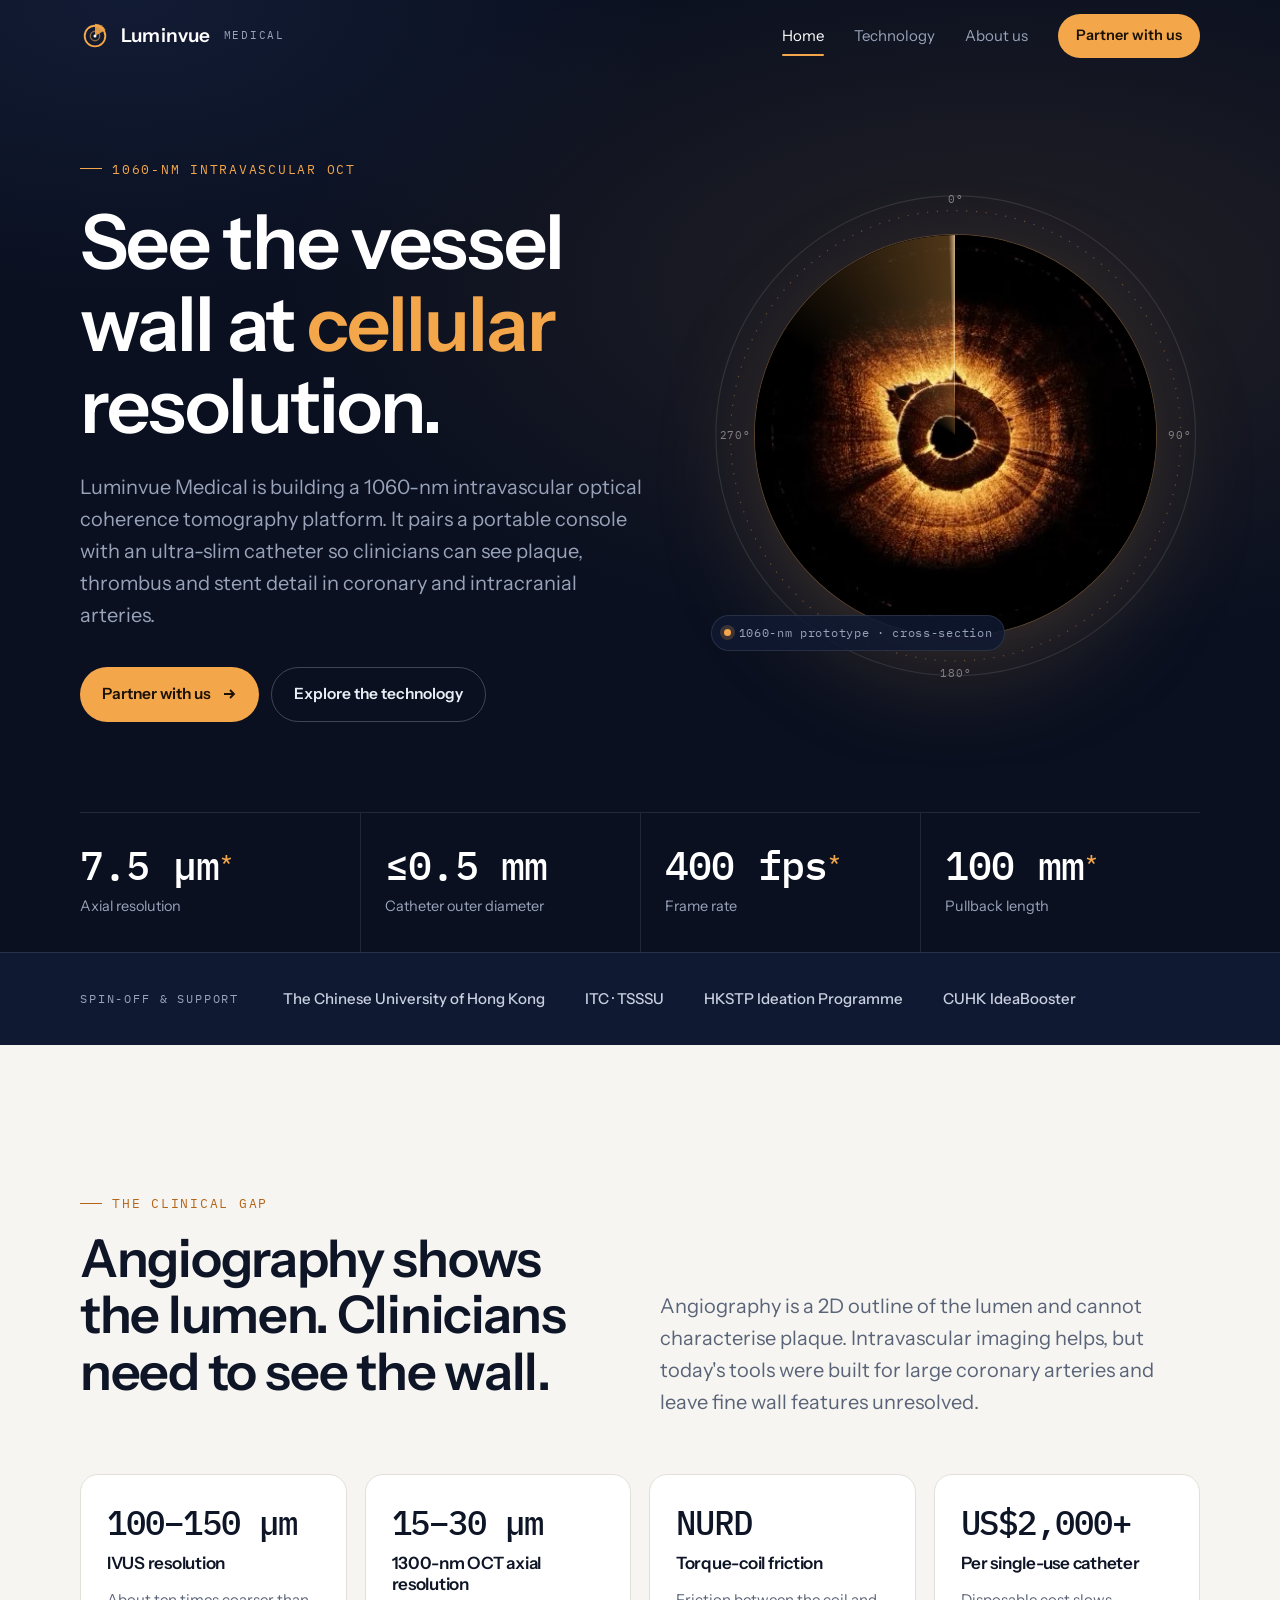
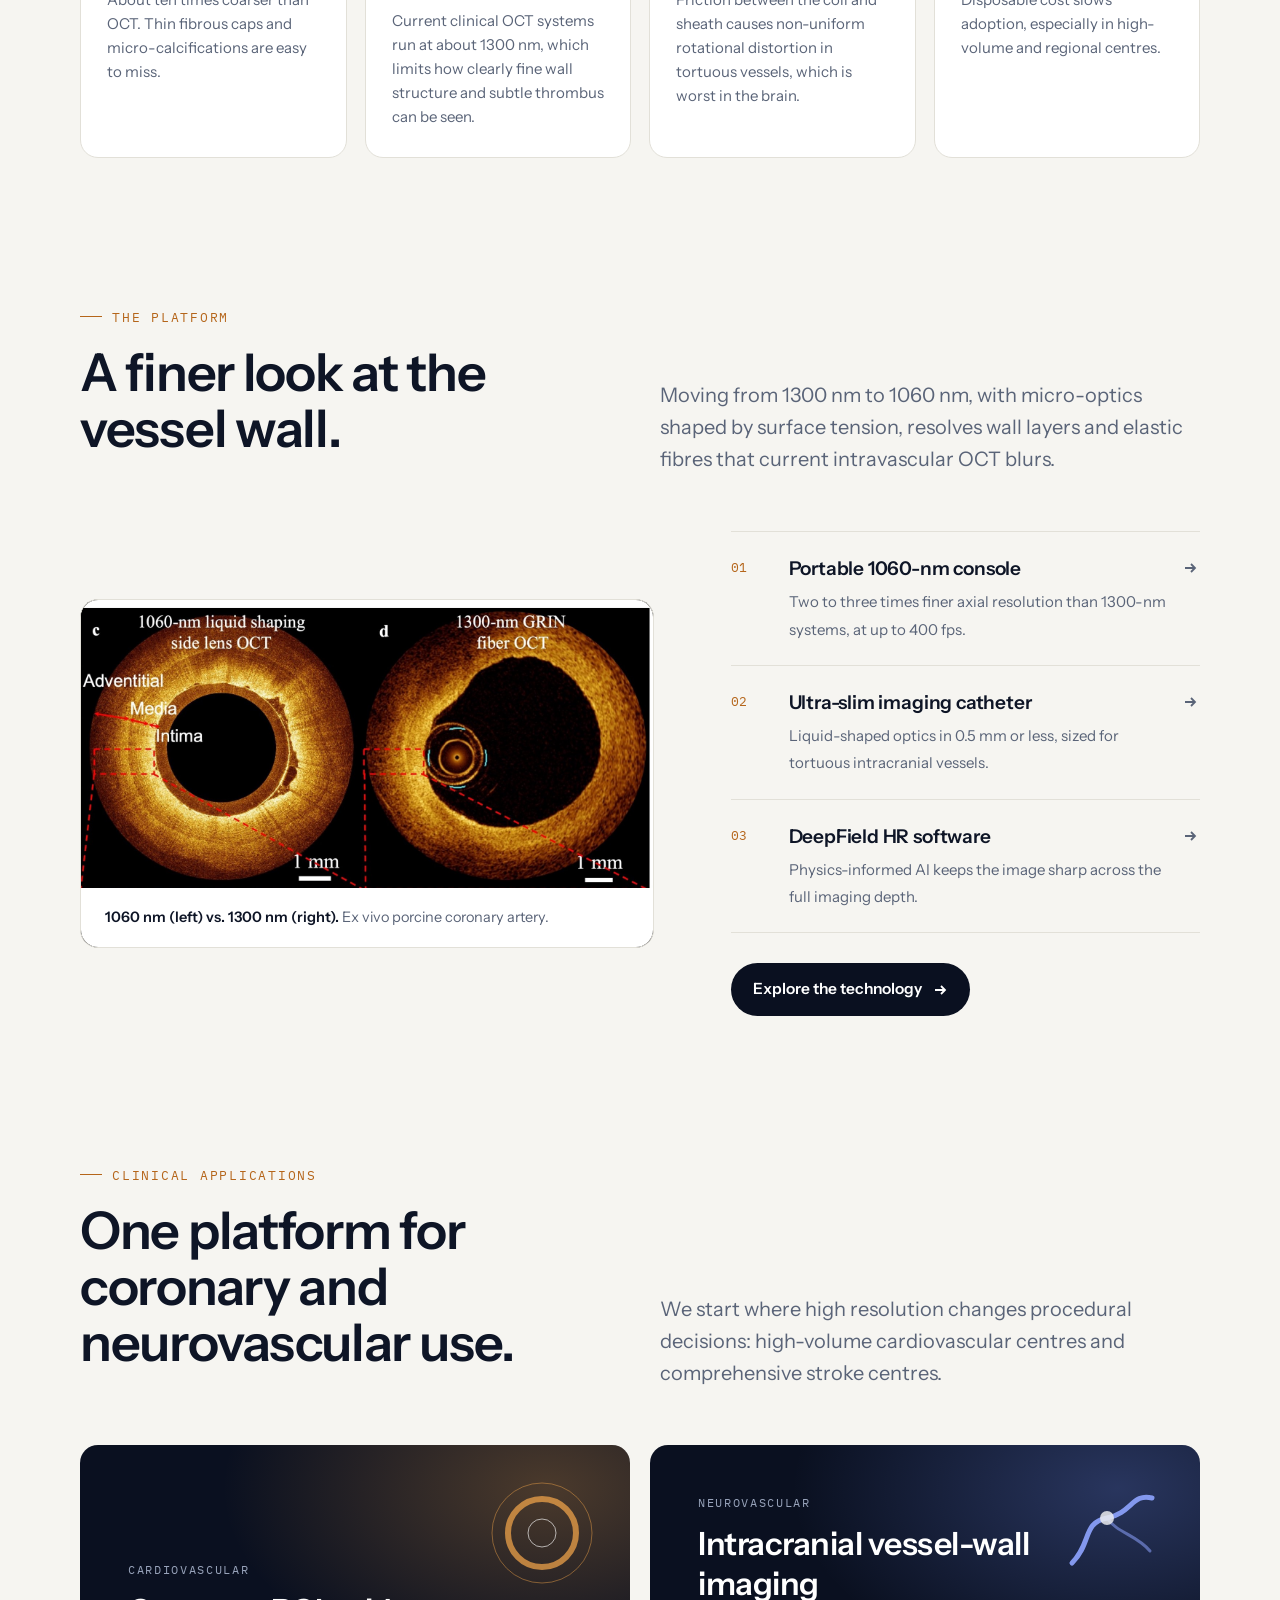
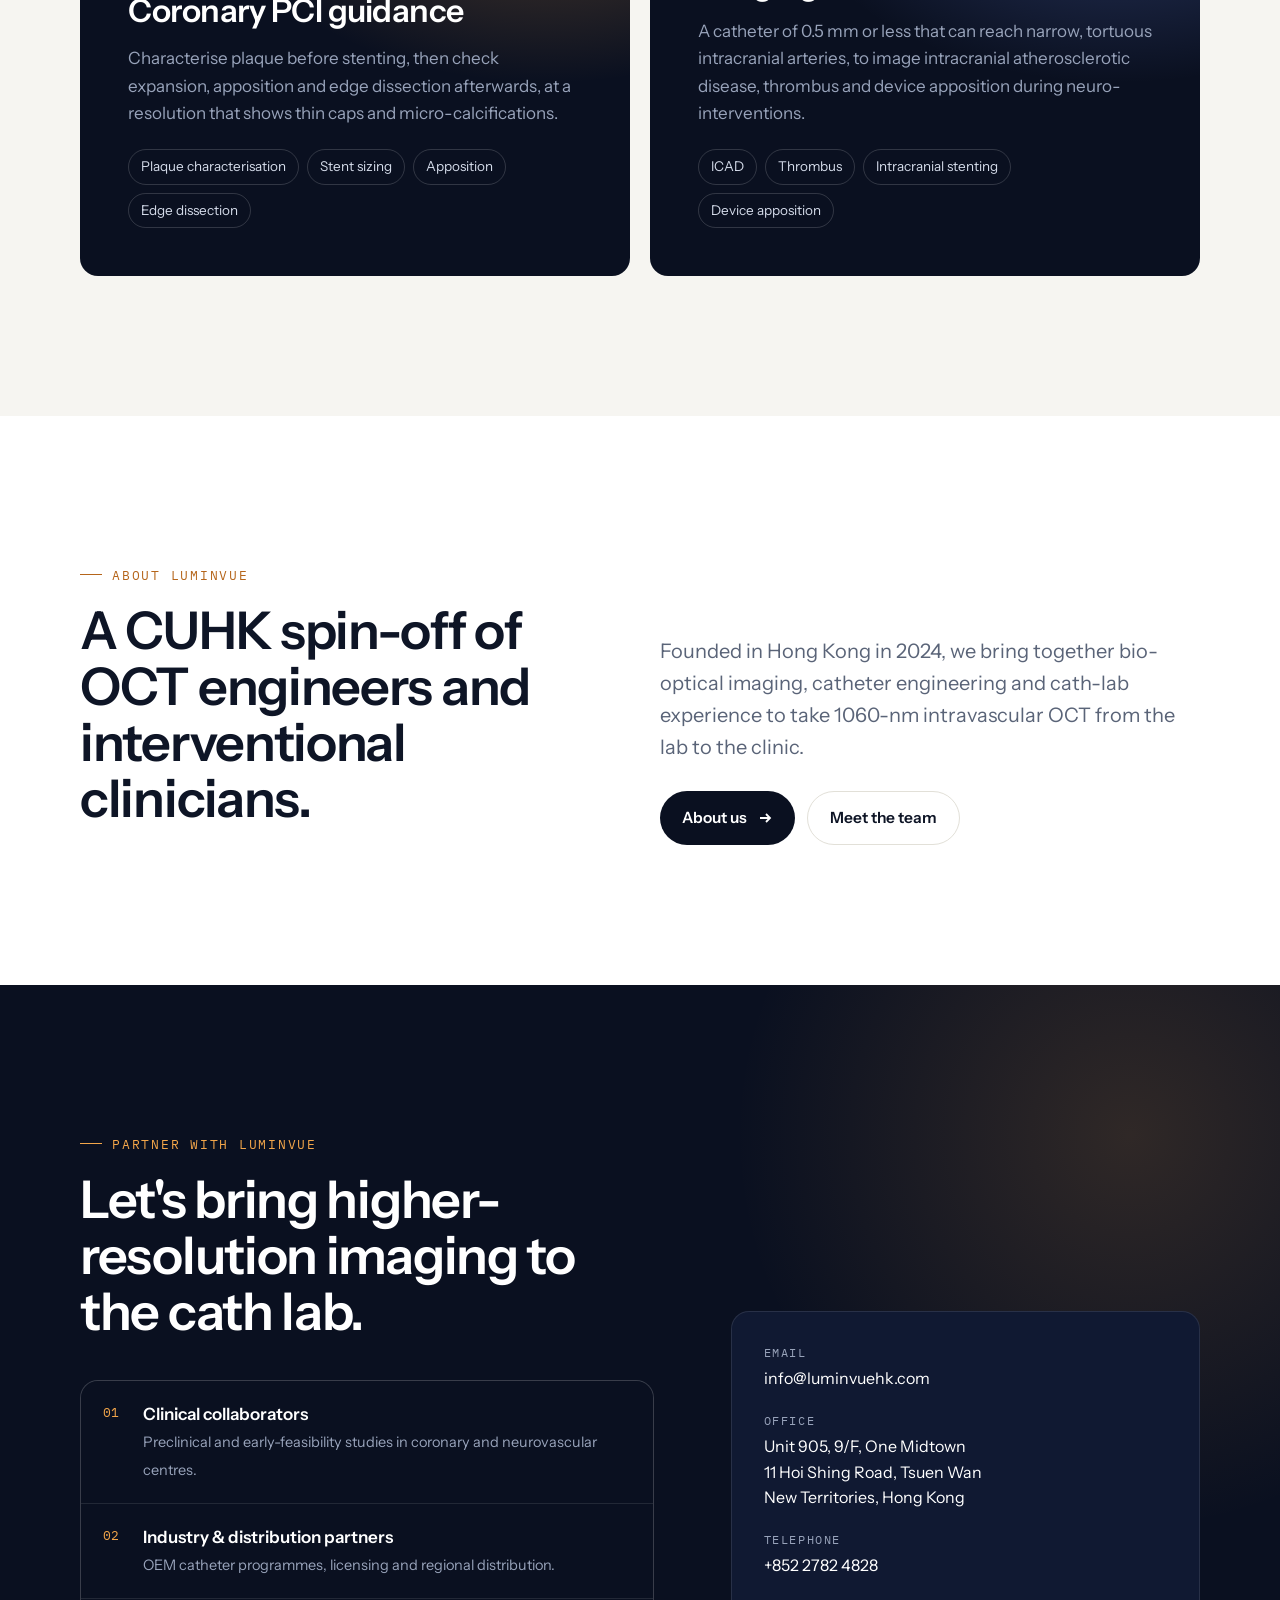
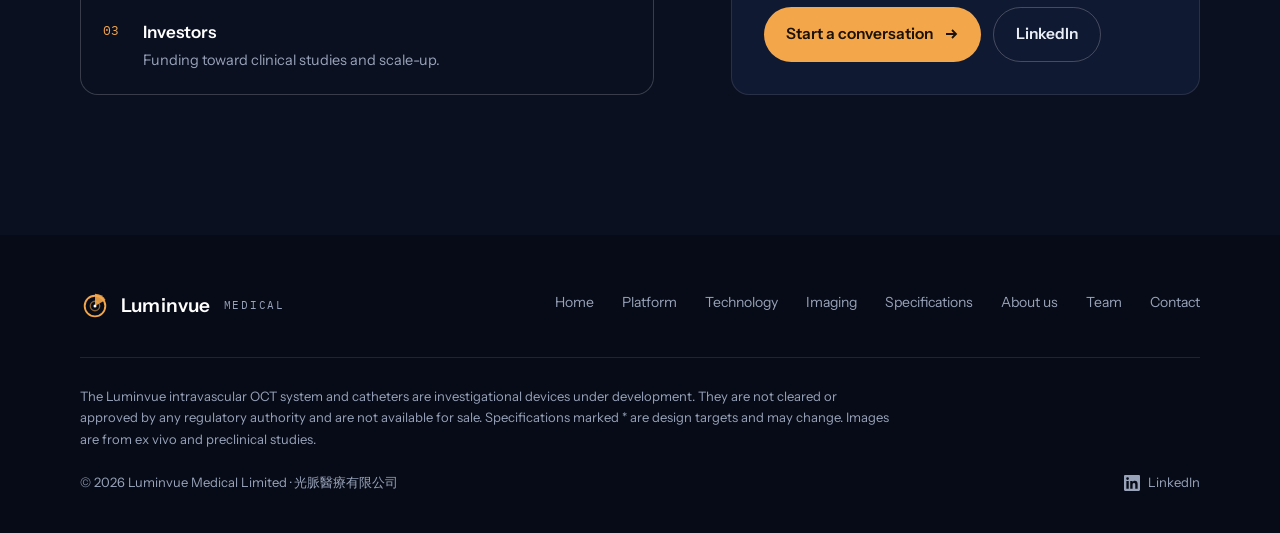
<file: index.html>
<!doctype html>
<html lang="en">
<head>
<meta charset="utf-8">
<meta name="viewport" content="width=device-width, initial-scale=1">
<title>Luminvue Medical | 1060-nm Intravascular OCT</title>
<meta name="description" content="Luminvue Medical is a CUHK spin-off developing a 1060-nm intravascular OCT platform, with a portable console and an ultra-slim catheter of 0.5 mm or less, for high-resolution coronary and neurovascular imaging.">
<link rel="canonical" href="https://www.luminvuehk.com/">
<meta property="og:type" content="website">
<meta property="og:title" content="Luminvue Medical | 1060-nm Intravascular OCT">
<meta property="og:description" content="High-resolution intravascular imaging for the heart and the brain. A CUHK spin-off from Hong Kong.">
<meta property="og:url" content="https://www.luminvuehk.com/">
<meta property="og:image" content="https://www.luminvuehk.com/assets/img/oct-1060-vs-1300.jpg">
<meta name="theme-color" content="#0A1020">
<link rel="icon" href="assets/favicon.svg" type="image/svg+xml">
<link rel="preconnect" href="https://fonts.googleapis.com">
<link rel="preconnect" href="https://fonts.gstatic.com" crossorigin>
<link href="https://fonts.googleapis.com/css2?family=Instrument+Sans:wght@400;500;600;700&family=IBM+Plex+Mono:wght@400;500&display=swap" rel="stylesheet">
<link rel="stylesheet" href="assets/css/site.css">
<script type="application/ld+json">
{
  "@context": "https://schema.org",
  "@type": "Organization",
  "name": "Luminvue Medical Limited",
  "alternateName": "光脈醫療有限公司",
  "url": "https://www.luminvuehk.com/",
  "logo": "https://www.luminvuehk.com/assets/favicon.svg",
  "foundingDate": "2024-12-31",
  "address": {
    "@type": "PostalAddress",
    "streetAddress": "Unit 905, 9/F, One Midtown, 11 Hoi Shing Road",
    "addressLocality": "Tsuen Wan, N.T.",
    "addressCountry": "HK"
  }
}
</script>
</head>
<body>

<header class="nav" id="nav">
  <div class="wrap">
    <a href="./" class="logo" aria-label="Luminvue Medical home">
      <svg viewBox="0 0 64 64" aria-hidden="true"><circle cx="32" cy="32" r="22" fill="none" stroke="#F3A64A" stroke-width="4"/><circle cx="32" cy="32" r="10" fill="none" stroke="#F3A64A" stroke-opacity=".55" stroke-width="3"/><path d="M32 32 L32 6 A26 26 0 0 1 54.5 19 Z" fill="#F3A64A" fill-opacity=".9"/><circle cx="32" cy="32" r="3.2" fill="#fff"/></svg>
      Luminvue <small>Medical</small>
    </a>
    <button class="menu-btn" id="menuBtn" aria-label="Open menu" aria-expanded="false" aria-controls="navLinks">
      <svg viewBox="0 0 24 24" fill="none" stroke="currentColor" stroke-width="1.8" stroke-linecap="round"><path d="M4 7h16M4 12h16M4 17h16"/></svg>
    </button>
    <nav class="nav-links" id="navLinks" aria-label="Main">
      <a href="./" aria-current="page">Home</a>
      <a href="technology.html">Technology</a>
      <a href="about.html">About us</a>
      <a href="#contact" class="btn btn-primary">Partner with us</a>
    </nav>
  </div>
</header>

<main id="top">

<!-- HERO -->
<section class="hero dark">
  <div class="wrap">
    <div class="hero-grid">
      <div>
        <span class="eyebrow">1060-nm intravascular OCT</span>
        <h1>See the vessel wall at <em>cellular</em> resolution.</h1>
        <p class="lead">Luminvue Medical is building a 1060-nm intravascular optical coherence tomography platform. It pairs a portable console with an ultra-slim catheter so clinicians can see plaque, thrombus and stent detail in coronary and intracranial arteries.</p>
        <div class="cta-row">
          <a href="#contact" class="btn btn-primary">Partner with us
            <svg viewBox="0 0 16 16" fill="none" stroke="currentColor" stroke-width="1.8"><path d="M3 8h10M9 4l4 4-4 4"/></svg></a>
          <a href="technology.html" class="btn btn-ghost">Explore the technology</a>
        </div>
      </div>
      <div class="scope" aria-hidden="true">
        <svg class="ring" viewBox="0 0 400 400">
          <circle cx="200" cy="200" r="196" fill="none" stroke="rgba(255,255,255,.10)"/>
          <circle cx="200" cy="200" r="184" fill="none" stroke="rgba(243,166,74,.35)" stroke-dasharray="1 7.03"/>
          <g fill="rgba(255,255,255,.45)" font-family="IBM Plex Mono, monospace" font-size="9" letter-spacing=".08em">
            <text x="200" y="10" text-anchor="middle">0°</text>
            <text x="393" y="203" text-anchor="end">90°</text>
            <text x="200" y="397" text-anchor="middle">180°</text>
            <text x="7" y="203">270°</text>
          </g>
        </svg>
        <div class="frame"><img src="assets/img/oct-frame.jpg" alt="" width="480" height="480"><div class="sweep"></div></div>
        <div class="tag"><i></i>1060-nm prototype · cross-section</div>
      </div>
    </div>
    <div class="kpis">
      <div class="kpi"><b>7.5 µm<sup>*</sup></b><span>Axial resolution</span></div>
      <div class="kpi"><b>≤0.5 mm</b><span>Catheter outer diameter</span></div>
      <div class="kpi"><b>400 fps<sup>*</sup></b><span>Frame rate</span></div>
      <div class="kpi"><b>100 mm<sup>*</sup></b><span>Pullback length</span></div>
    </div>
  </div>
</section>

<div class="backers dark">
  <div class="wrap">
    <p>Spin-off &amp; support</p>
    <ul>
      <li>The Chinese University of Hong Kong</li>
      <li>ITC · TSSSU</li>
      <li>HKSTP Ideation Programme</li>
      <li>CUHK IdeaBooster</li>
    </ul>
  </div>
</div>

<!-- PROBLEM -->
<section id="problem">
  <div class="wrap">
    <div class="section-head reveal">
      <div>
        <span class="eyebrow">The clinical gap</span>
        <h2>Angiography shows the lumen. Clinicians need to see the wall.</h2>
      </div>
      <p class="lead">Angiography is a 2D outline of the lumen and cannot characterise plaque. Intravascular imaging helps, but today's tools were built for large coronary arteries and leave fine wall features unresolved.</p>
    </div>
    <div class="problem-grid">
      <div class="stat reveal"><b>100–150 µm</b><h3>IVUS resolution</h3><p>About ten times coarser than OCT. Thin fibrous caps and micro-calcifications are easy to miss.</p></div>
      <div class="stat reveal"><b>15–30 µm</b><h3>1300-nm OCT axial resolution</h3><p>Current clinical OCT systems run at about 1300 nm, which limits how clearly fine wall structure and subtle thrombus can be seen.</p></div>
      <div class="stat reveal"><b>NURD</b><h3>Torque-coil friction</h3><p>Friction between the coil and sheath causes non-uniform rotational distortion in tortuous vessels, which is worst in the brain.</p></div>
      <div class="stat reveal"><b>US$2,000+</b><h3>Per single-use catheter</h3><p>Disposable cost slows adoption, especially in high-volume and regional centres.</p></div>
    </div>
  </div>
</section>

<!-- PLATFORM AT A GLANCE -->
<section id="platform" style="padding-top:0">
  <div class="wrap">
    <div class="section-head reveal">
      <div>
        <span class="eyebrow">The platform</span>
        <h2>A finer look at the vessel wall.</h2>
      </div>
      <p class="lead">Moving from 1300 nm to 1060 nm, with micro-optics shaped by surface tension, resolves wall layers and elastic fibres that current intravascular OCT blurs.</p>
    </div>
    <div class="glance">
      <figure class="figure reveal">
        <img src="assets/img/oct-1060-vs-1300.jpg" alt="Side-by-side OCT cross-sections of a porcine coronary artery: 1060-nm Luminvue side-lens OCT on the left, 1300-nm GRIN-fibre OCT on the right" loading="lazy">
        <figcaption><span><b>1060 nm (left) vs. 1300 nm (right).</b> Ex vivo porcine coronary artery.</span></figcaption>
      </figure>
      <div class="reveal">
        <ul class="parts">
          <li><a href="technology.html#platform"><span class="n">01</span><span><b>Portable 1060-nm console</b><span class="d">Two to three times finer axial resolution than 1300-nm systems, at up to 400 fps.</span></span><svg viewBox="0 0 16 16" fill="none" stroke="currentColor" stroke-width="1.8"><path d="M3 8h10M9 4l4 4-4 4"/></svg></a></li>
          <li><a href="technology.html#platform"><span class="n">02</span><span><b>Ultra-slim imaging catheter</b><span class="d">Liquid-shaped optics in 0.5 mm or less, sized for tortuous intracranial vessels.</span></span><svg viewBox="0 0 16 16" fill="none" stroke="currentColor" stroke-width="1.8"><path d="M3 8h10M9 4l4 4-4 4"/></svg></a></li>
          <li><a href="technology.html#core-technology"><span class="n">03</span><span><b>DeepField HR software</b><span class="d">Physics-informed AI keeps the image sharp across the full imaging depth.</span></span><svg viewBox="0 0 16 16" fill="none" stroke="currentColor" stroke-width="1.8"><path d="M3 8h10M9 4l4 4-4 4"/></svg></a></li>
        </ul>
        <div class="cta-row">
          <a href="technology.html" class="btn btn-dark">Explore the technology <svg viewBox="0 0 16 16" fill="none" stroke="currentColor" stroke-width="1.8"><path d="M3 8h10M9 4l4 4-4 4"/></svg></a>
        </div>
      </div>
    </div>
  </div>
</section>

<!-- APPLICATIONS -->
<section id="applications" style="padding-top:0">
  <div class="wrap">
    <div class="section-head reveal">
      <div>
        <span class="eyebrow">Clinical applications</span>
        <h2>One platform for coronary and neurovascular use.</h2>
      </div>
      <p class="lead">We start where high resolution changes procedural decisions: high-volume cardiovascular centres and comprehensive stroke centres.</p>
    </div>
    <div class="apps">
      <article class="app reveal">
        <svg class="glyph" viewBox="0 0 120 120" fill="none" aria-hidden="true"><circle cx="60" cy="60" r="50" stroke="#F3A64A" stroke-opacity=".5"/><circle cx="60" cy="60" r="34" stroke="#F3A64A" stroke-opacity=".8" stroke-width="6"/><circle cx="60" cy="60" r="14" stroke="#fff" stroke-opacity=".7"/></svg>
        <span class="tagline">Cardiovascular</span>
        <h3>Coronary PCI guidance</h3>
        <p>Characterise plaque before stenting, then check expansion, apposition and edge dissection afterwards, at a resolution that shows thin caps and micro-calcifications.</p>
        <ul><li>Plaque characterisation</li><li>Stent sizing</li><li>Apposition</li><li>Edge dissection</li></ul>
      </article>
      <article class="app neuro reveal">
        <svg class="glyph" viewBox="0 0 120 120" fill="none" aria-hidden="true"><path d="M20 90 C 40 70, 30 50, 55 45 S 80 20, 100 25" stroke="#8EA4FF" stroke-width="5" stroke-linecap="round"/><path d="M55 45 C 65 60, 85 62, 98 78" stroke="#8EA4FF" stroke-opacity=".6" stroke-width="3" stroke-linecap="round"/><circle cx="55" cy="45" r="7" fill="#fff" fill-opacity=".85"/></svg>
        <span class="tagline">Neurovascular</span>
        <h3>Intracranial vessel-wall imaging</h3>
        <p>A catheter of 0.5 mm or less that can reach narrow, tortuous intracranial arteries, to image intracranial atherosclerotic disease, thrombus and device apposition during neuro-interventions.</p>
        <ul><li>ICAD</li><li>Thrombus</li><li>Intracranial stenting</li><li>Device apposition</li></ul>
      </article>
    </div>
  </div>
</section>

<!-- ABOUT TEASER -->
<section class="about-teaser">
  <div class="wrap">
    <div class="section-head reveal">
      <div>
        <span class="eyebrow">About Luminvue</span>
        <h2>A CUHK spin-off of OCT engineers and interventional clinicians.</h2>
      </div>
      <div>
        <p class="lead">Founded in Hong Kong in 2024, we bring together bio-optical imaging, catheter engineering and cath-lab experience to take 1060-nm intravascular OCT from the lab to the clinic.</p>
        <div class="cta-row">
          <a href="about.html" class="btn btn-dark">About us <svg viewBox="0 0 16 16" fill="none" stroke="currentColor" stroke-width="1.8"><path d="M3 8h10M9 4l4 4-4 4"/></svg></a>
          <a href="about.html#team" class="btn" style="border:1px solid var(--line)">Meet the team</a>
        </div>
      </div>
    </div>
  </div>
</section>

<!-- CONTACT -->
<section id="contact" class="contact dark">
  <div class="wrap contact-grid">
    <div class="reveal">
      <span class="eyebrow">Partner with Luminvue</span>
      <h2>Let's bring higher-resolution imaging to the cath lab.</h2>
      <ul class="audience">
        <li><span class="ix">01</span><div><b>Clinical collaborators</b><span>Preclinical and early-feasibility studies in coronary and neurovascular centres.</span></div></li>
        <li><span class="ix">02</span><div><b>Industry &amp; distribution partners</b><span>OEM catheter programmes, licensing and regional distribution.</span></div></li>
        <li><span class="ix">03</span><div><b>Investors</b><span>Funding toward clinical studies and scale-up.</span></div></li>
      </ul>
    </div>
    <div class="contact-card reveal">
      <!-- EDIT: info@luminvuehk.com must exist as a mailbox or forward before launch -->
      <dl>
        <div><dt>Email</dt><dd><a href="mailto:info@luminvuehk.com">info@luminvuehk.com</a></dd></div>
        <div><dt>Office</dt><dd>Unit 905, 9/F, One Midtown<br>11 Hoi Shing Road, Tsuen Wan<br>New Territories, Hong Kong</dd></div>
        <div><dt>Telephone</dt><dd><a href="tel:+85227824828">+852 2782 4828</a></dd></div>
      </dl>
      <div class="cta-row">
        <a href="mailto:info@luminvuehk.com?subject=Partnership%20enquiry" class="btn btn-primary">Start a conversation
          <svg viewBox="0 0 16 16" fill="none" stroke="currentColor" stroke-width="1.8"><path d="M3 8h10M9 4l4 4-4 4"/></svg></a>
        <!-- EDIT: set href to the LinkedIn company page URL -->
        <a href="https://www.linkedin.com/company/luminvue-medical" class="btn btn-ghost" target="_blank" rel="noopener">LinkedIn</a>
      </div>
    </div>
  </div>
</section>

</main>

<footer>
  <div class="wrap">
    <div class="foot-top">
      <a href="./" class="logo" aria-label="Luminvue Medical home">
        <svg viewBox="0 0 64 64" aria-hidden="true"><circle cx="32" cy="32" r="22" fill="none" stroke="#F3A64A" stroke-width="4"/><circle cx="32" cy="32" r="10" fill="none" stroke="#F3A64A" stroke-opacity=".55" stroke-width="3"/><path d="M32 32 L32 6 A26 26 0 0 1 54.5 19 Z" fill="#F3A64A" fill-opacity=".9"/><circle cx="32" cy="32" r="3.2" fill="#fff"/></svg>
        Luminvue <small>Medical</small>
      </a>
      <nav class="foot-links" aria-label="Footer">
        <a href="./">Home</a><a href="technology.html#platform">Platform</a><a href="technology.html#core-technology">Technology</a><a href="technology.html#imaging">Imaging</a><a href="technology.html#specs">Specifications</a><a href="about.html">About us</a><a href="about.html#team">Team</a><a href="#contact">Contact</a>
      </nav>
    </div>
    <p class="disclaimer">The Luminvue intravascular OCT system and catheters are investigational devices under development. They are not cleared or approved by any regulatory authority and are not available for sale. Specifications marked * are design targets and may change. Images are from ex vivo and preclinical studies.</p>
    <div class="foot-bottom">
      <span>© <span id="yr">2026</span> Luminvue Medical Limited · 光脈醫療有限公司</span>
      <a class="social" href="https://www.linkedin.com/company/luminvue-medical" target="_blank" rel="noopener"><svg viewBox="0 0 24 24" aria-hidden="true"><path d="M20.45 20.45h-3.56v-5.57c0-1.33-.02-3.04-1.85-3.04-1.85 0-2.14 1.45-2.14 2.94v5.67H9.35V9h3.41v1.56h.05c.48-.9 1.64-1.85 3.37-1.85 3.6 0 4.27 2.37 4.27 5.46v6.28zM5.34 7.43a2.06 2.06 0 1 1 0-4.13 2.06 2.06 0 0 1 0 4.13zM7.12 20.45H3.56V9h3.56v11.45zM22.22 0H1.77C.79 0 0 .77 0 1.73v20.54C0 23.23.79 24 1.77 24h20.45c.98 0 1.78-.77 1.78-1.73V1.73C24 .77 23.2 0 22.22 0z"/></svg>LinkedIn</a>
    </div>
  </div>
</footer>

<script src="assets/js/site.js" defer></script>
</body>
</html>
</file>
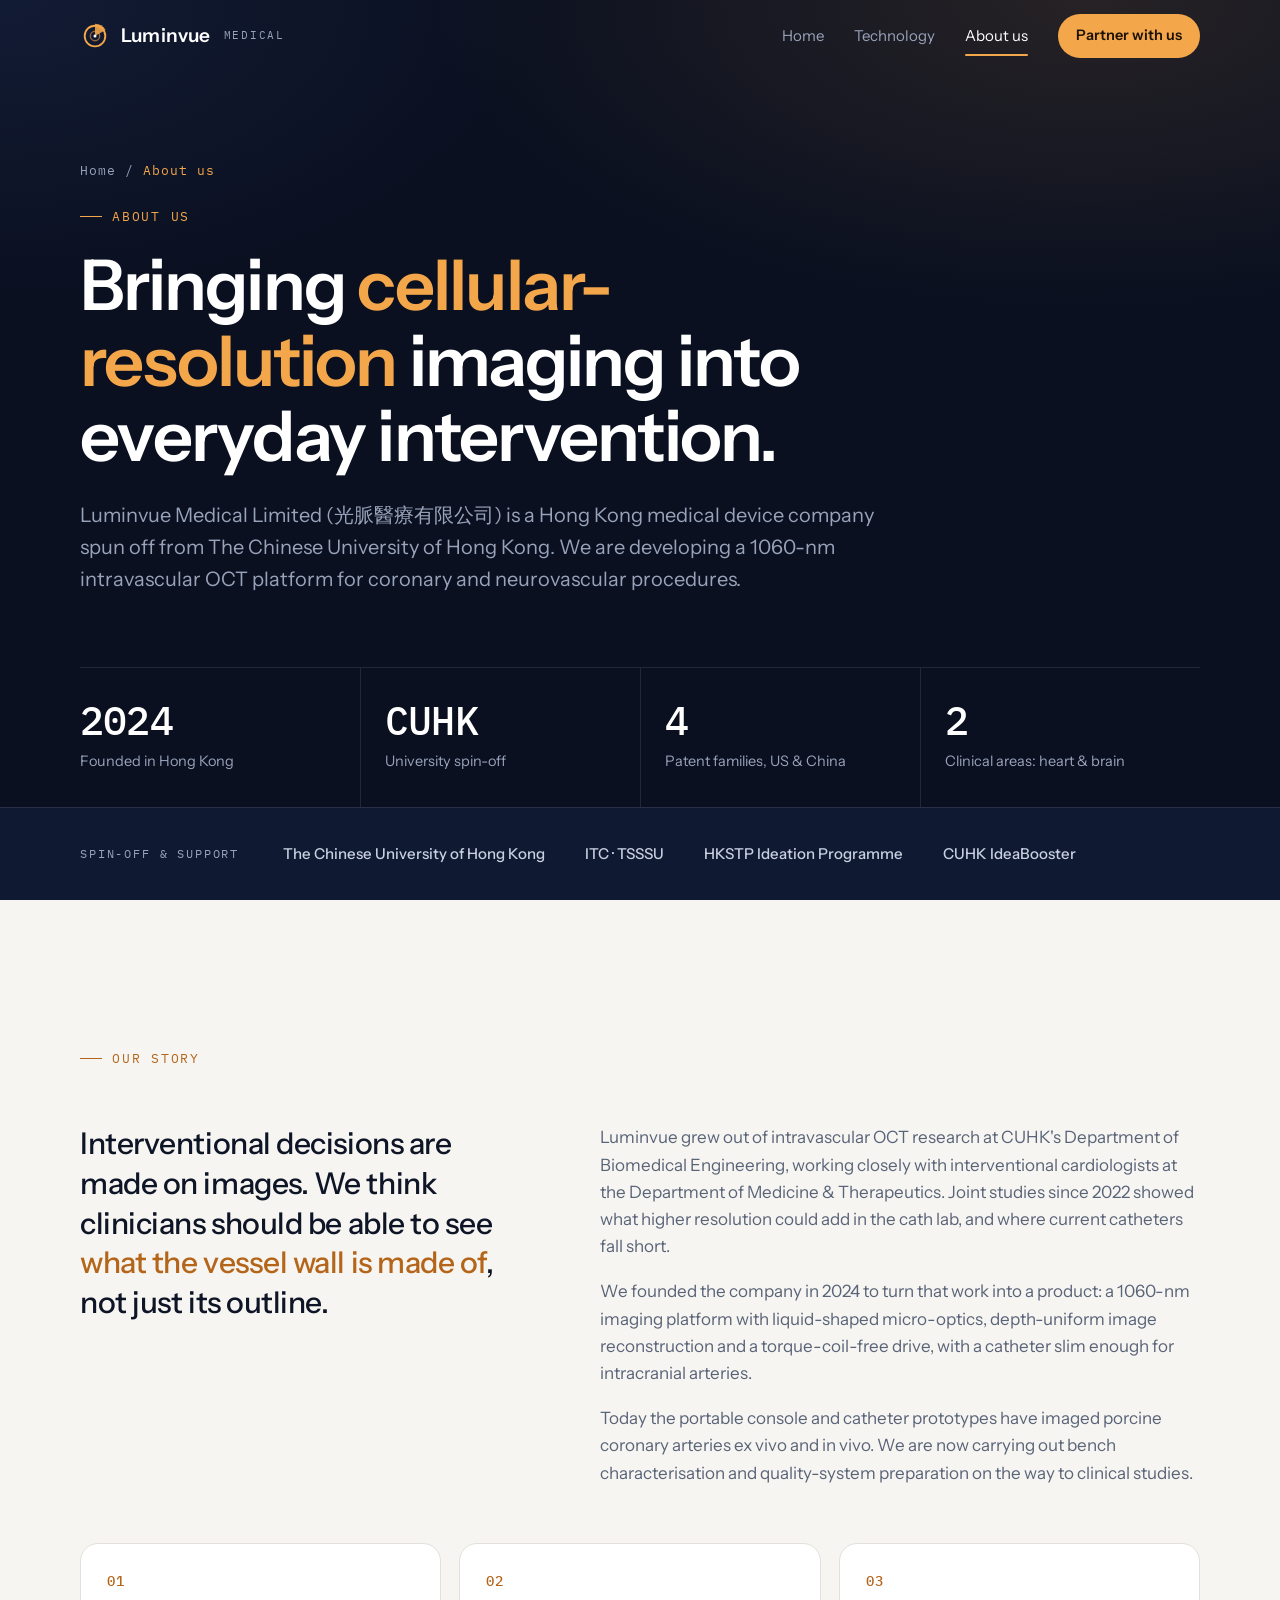
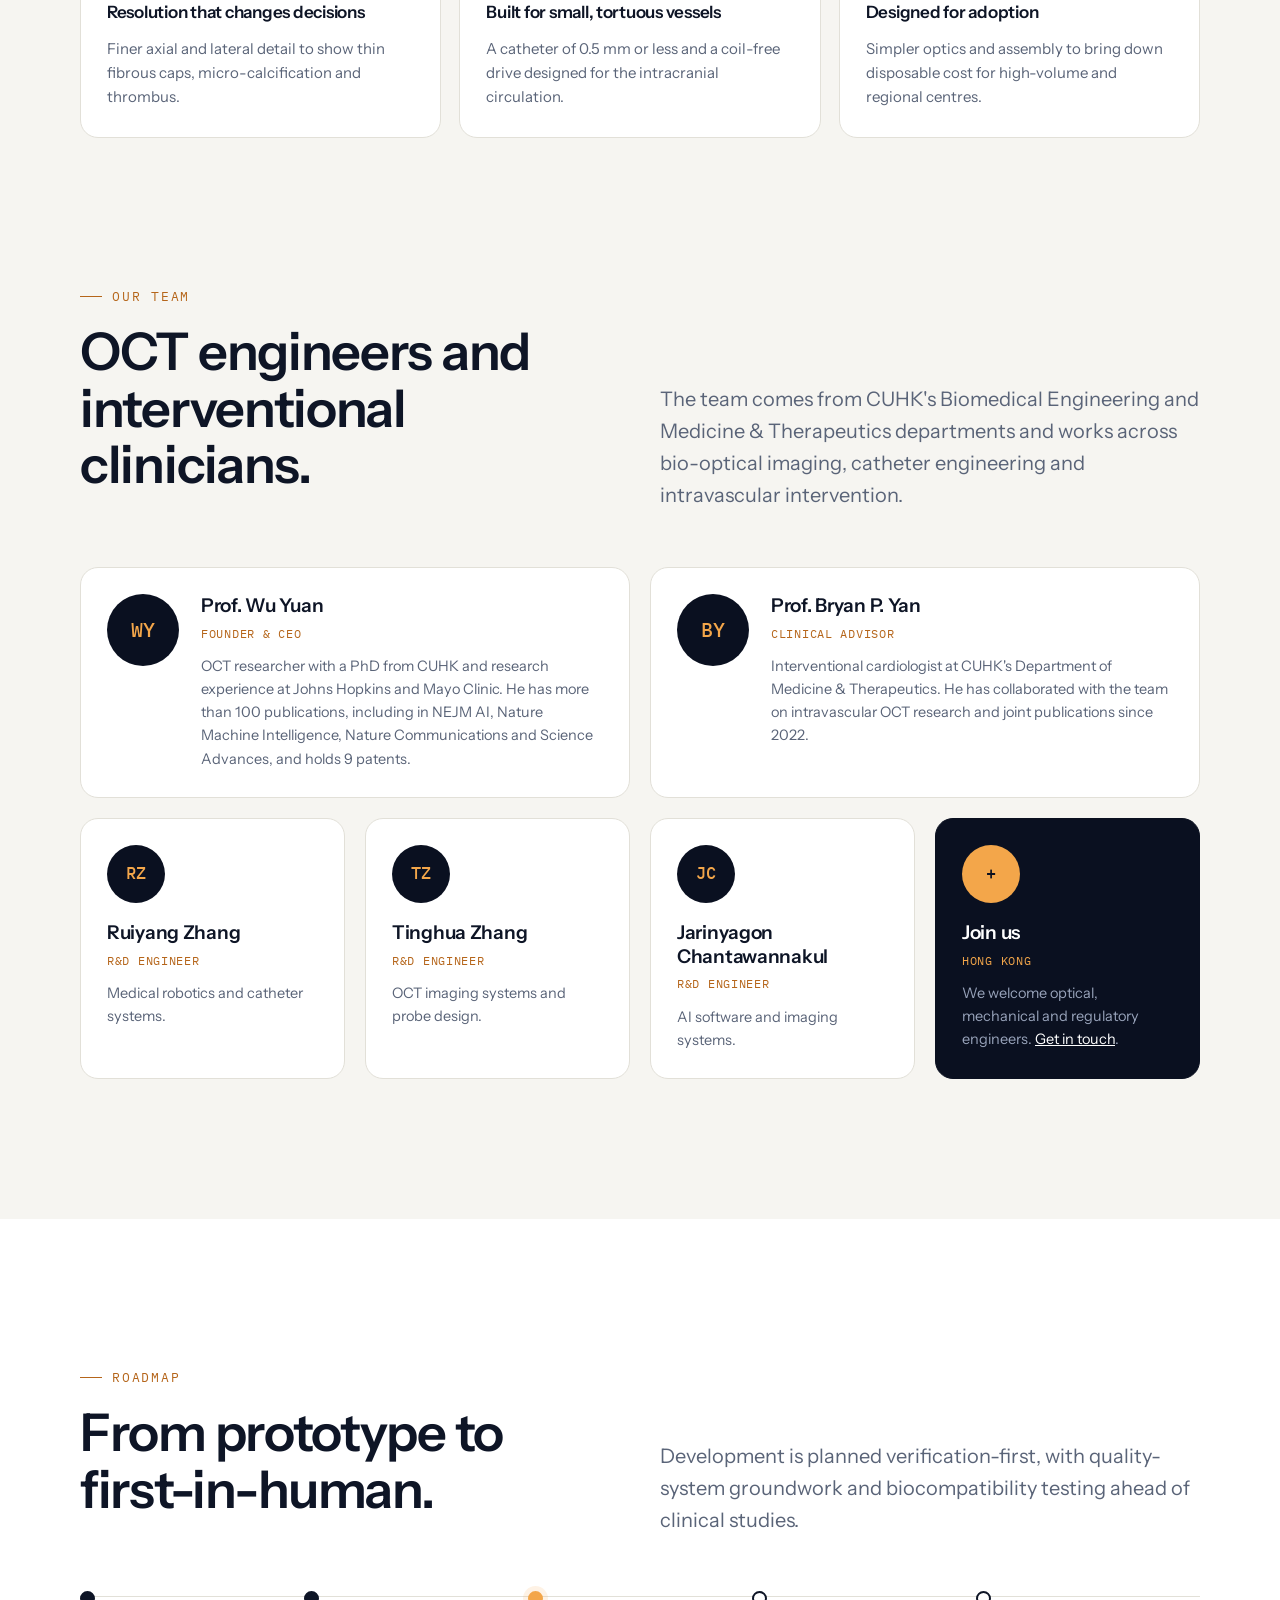
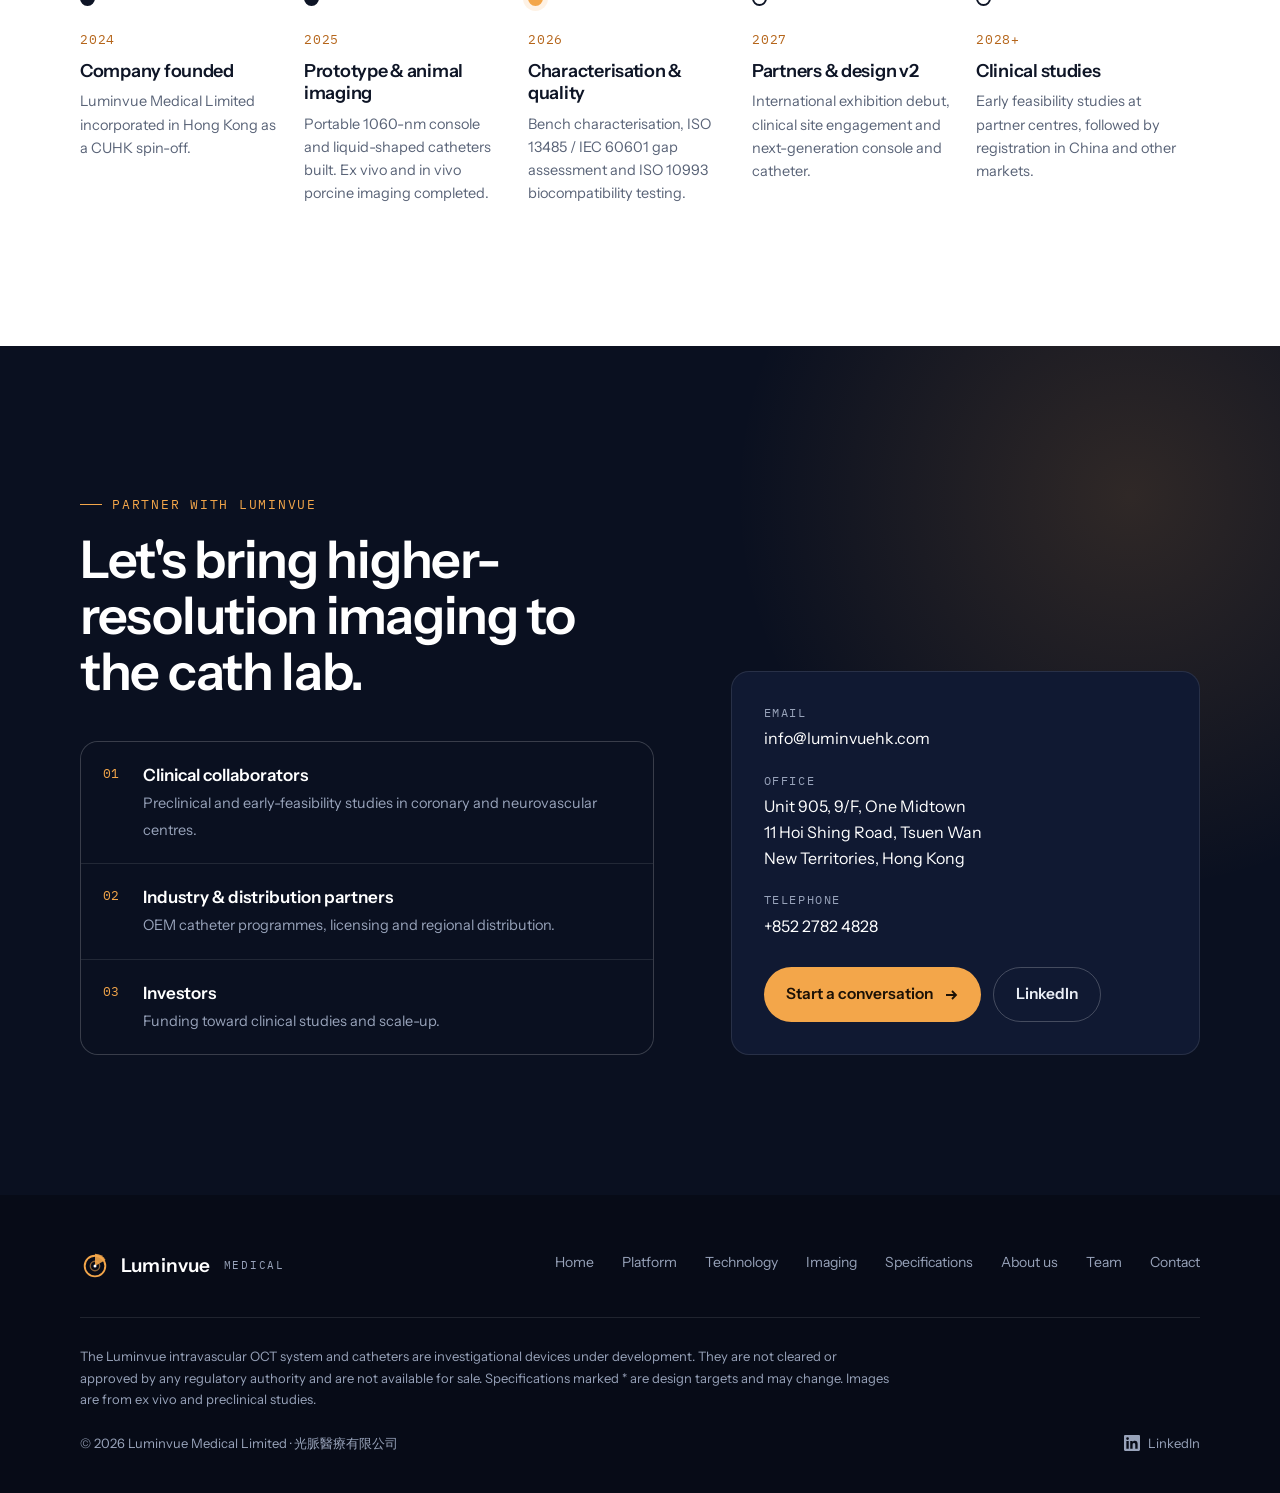
<file: about.html>
<!doctype html>
<html lang="en">
<head>
<meta charset="utf-8">
<meta name="viewport" content="width=device-width, initial-scale=1">
<title>About us | Luminvue Medical</title>
<meta name="description" content="Luminvue Medical is a CUHK spin-off in Hong Kong developing 1060-nm intravascular OCT. Meet the team and see our roadmap.">
<link rel="canonical" href="https://www.luminvuehk.com/about.html">
<meta property="og:type" content="website">
<meta property="og:title" content="About us | Luminvue Medical">
<meta property="og:description" content="Our story, team and roadmap. A CUHK spin-off developing 1060-nm intravascular OCT.">
<meta property="og:url" content="https://www.luminvuehk.com/about.html">
<meta property="og:image" content="https://www.luminvuehk.com/assets/img/oct-1060-vs-1300.jpg">
<meta name="theme-color" content="#0A1020">
<link rel="icon" href="assets/favicon.svg" type="image/svg+xml">
<link rel="preconnect" href="https://fonts.googleapis.com">
<link rel="preconnect" href="https://fonts.gstatic.com" crossorigin>
<link href="https://fonts.googleapis.com/css2?family=Instrument+Sans:wght@400;500;600;700&family=IBM+Plex+Mono:wght@400;500&display=swap" rel="stylesheet">
<link rel="stylesheet" href="assets/css/site.css">
</head>
<body>

<header class="nav" id="nav">
  <div class="wrap">
    <a href="./" class="logo" aria-label="Luminvue Medical home">
      <svg viewBox="0 0 64 64" aria-hidden="true"><circle cx="32" cy="32" r="22" fill="none" stroke="#F3A64A" stroke-width="4"/><circle cx="32" cy="32" r="10" fill="none" stroke="#F3A64A" stroke-opacity=".55" stroke-width="3"/><path d="M32 32 L32 6 A26 26 0 0 1 54.5 19 Z" fill="#F3A64A" fill-opacity=".9"/><circle cx="32" cy="32" r="3.2" fill="#fff"/></svg>
      Luminvue <small>Medical</small>
    </a>
    <button class="menu-btn" id="menuBtn" aria-label="Open menu" aria-expanded="false" aria-controls="navLinks">
      <svg viewBox="0 0 24 24" fill="none" stroke="currentColor" stroke-width="1.8" stroke-linecap="round"><path d="M4 7h16M4 12h16M4 17h16"/></svg>
    </button>
    <nav class="nav-links" id="navLinks" aria-label="Main">
      <a href="./">Home</a>
      <a href="technology.html">Technology</a>
      <a href="about.html" aria-current="page">About us</a>
      <a href="#contact" class="btn btn-primary">Partner with us</a>
    </nav>
  </div>
</header>

<main id="top">

<section class="page-hero dark">
  <div class="wrap">
    <p class="crumb"><a href="./">Home</a> / <span>About us</span></p>
    <span class="eyebrow" style="margin-top:26px">About us</span>
    <h1>Bringing <em>cellular-resolution</em> imaging into everyday intervention.</h1>
    <p class="lead">Luminvue Medical Limited (光脈醫療有限公司) is a Hong Kong medical device company spun off from The Chinese University of Hong Kong. We are developing a 1060-nm intravascular OCT platform for coronary and neurovascular procedures.</p>
    <div class="kpis">
      <div class="kpi"><b>2024</b><span>Founded in Hong Kong</span></div>
      <div class="kpi"><b>CUHK</b><span>University spin-off</span></div>
      <div class="kpi"><b>4</b><span>Patent families, US &amp; China</span></div>
      <div class="kpi"><b>2</b><span>Clinical areas: heart &amp; brain</span></div>
    </div>
  </div>
</section>

<div class="backers dark">
  <div class="wrap">
    <p>Spin-off &amp; support</p>
    <ul>
      <li>The Chinese University of Hong Kong</li>
      <li>ITC · TSSSU</li>
      <li>HKSTP Ideation Programme</li>
      <li>CUHK IdeaBooster</li>
    </ul>
  </div>
</div>

<!-- STORY -->
<!-- EDIT: check the company story wording -->
<section id="story">
  <div class="wrap">
    <span class="eyebrow reveal">Our story</span>
    <div class="story">
      <p class="big reveal">Interventional decisions are made on images. We think clinicians should be able to see <em>what the vessel wall is made of</em>, not just its outline.</p>
      <div class="copy reveal">
        <p>Luminvue grew out of intravascular OCT research at CUHK's Department of Biomedical Engineering, working closely with interventional cardiologists at the Department of Medicine &amp; Therapeutics. Joint studies since 2022 showed what higher resolution could add in the cath lab, and where current catheters fall short.</p>
        <p>We founded the company in 2024 to turn that work into a product: a 1060-nm imaging platform with liquid-shaped micro-optics, depth-uniform image reconstruction and a torque-coil-free drive, with a catheter slim enough for intracranial arteries.</p>
        <p>Today the portable console and catheter prototypes have imaged porcine coronary arteries ex vivo and in vivo. We are now carrying out bench characterisation and quality-system preparation on the way to clinical studies.</p>
      </div>
    </div>
    <div class="values">
      <div class="stat reveal"><b>01</b><h3>Resolution that changes decisions</h3><p>Finer axial and lateral detail to show thin fibrous caps, micro-calcification and thrombus.</p></div>
      <div class="stat reveal"><b>02</b><h3>Built for small, tortuous vessels</h3><p>A catheter of 0.5 mm or less and a coil-free drive designed for the intracranial circulation.</p></div>
      <div class="stat reveal"><b>03</b><h3>Designed for adoption</h3><p>Simpler optics and assembly to bring down disposable cost for high-volume and regional centres.</p></div>
    </div>
  </div>
</section>

<!-- TEAM -->
<!-- EDIT: confirm names, titles and that each person agrees to be listed before going live -->
<section id="team" style="padding-top:0">
  <div class="wrap">
    <div class="section-head reveal">
      <div>
        <span class="eyebrow">Our team</span>
        <h2>OCT engineers and interventional clinicians.</h2>
      </div>
      <p class="lead">The team comes from CUHK's Biomedical Engineering and Medicine &amp; Therapeutics departments and works across bio-optical imaging, catheter engineering and intravascular intervention.</p>
    </div>
    <div class="team-grid">
      <article class="person lead-p reveal">
        <div class="avatar">WY</div>
        <div>
          <h3>Prof. Wu Yuan</h3>
          <div class="role">Founder &amp; CEO</div>
          <p>OCT researcher with a PhD from CUHK and research experience at Johns Hopkins and Mayo Clinic. He has more than 100 publications, including in NEJM AI, Nature Machine Intelligence, Nature Communications and Science Advances, and holds 9 patents.</p>
        </div>
      </article>
      <article class="person lead-p reveal">
        <div class="avatar">BY</div>
        <div>
          <h3>Prof. Bryan P. Yan</h3>
          <div class="role">Clinical Advisor</div>
          <p>Interventional cardiologist at CUHK's Department of Medicine &amp; Therapeutics. He has collaborated with the team on intravascular OCT research and joint publications since 2022.</p>
        </div>
      </article>
      <article class="person reveal"><div class="avatar">RZ</div><h3>Ruiyang Zhang</h3><div class="role">R&amp;D Engineer</div><p>Medical robotics and catheter systems.</p></article>
      <article class="person reveal"><div class="avatar">TZ</div><h3>Tinghua Zhang</h3><div class="role">R&amp;D Engineer</div><p>OCT imaging systems and probe design.</p></article>
      <article class="person reveal"><div class="avatar">JC</div><h3>Jarinyagon Chantawannakul</h3><div class="role">R&amp;D Engineer</div><p>AI software and imaging systems.</p></article>
      <article class="person reveal" style="background:var(--ink);border-color:var(--ink)"><div class="avatar" style="background:var(--amber);color:var(--ink)">+</div><h3 style="color:#fff">Join us</h3><div class="role" style="color:var(--amber)">Hong Kong</div><p style="color:var(--on-dark-muted)">We welcome optical, mechanical and regulatory engineers. <a href="mailto:info@luminvuehk.com?subject=Careers" style="color:#fff;text-decoration:underline">Get in touch</a>.</p></article>
    </div>
  </div>
</section>

<!-- ROADMAP -->
<section id="roadmap" class="roadmap-sec">
  <div class="wrap">
    <div class="section-head reveal">
      <div>
        <span class="eyebrow">Roadmap</span>
        <h2>From prototype to first-in-human.</h2>
      </div>
      <p class="lead">Development is planned verification-first, with quality-system groundwork and biocompatibility testing ahead of clinical studies.</p>
    </div>
    <ol class="timeline reveal">
      <li class="done"><span class="yr">2024</span><h3>Company founded</h3><p>Luminvue Medical Limited incorporated in Hong Kong as a CUHK spin-off.</p></li>
      <li class="done"><span class="yr">2025</span><h3>Prototype &amp; animal imaging</h3><p>Portable 1060-nm console and liquid-shaped catheters built. Ex vivo and in vivo porcine imaging completed.</p></li>
      <li class="now"><span class="yr">2026</span><h3>Characterisation &amp; quality</h3><p>Bench characterisation, ISO 13485 / IEC 60601 gap assessment and ISO 10993 biocompatibility testing.</p></li>
      <li><span class="yr">2027</span><h3>Partners &amp; design v2</h3><p>International exhibition debut, clinical site engagement and next-generation console and catheter.</p></li>
      <li><span class="yr">2028+</span><h3>Clinical studies</h3><p>Early feasibility studies at partner centres, followed by registration in China and other markets.</p></li>
    </ol>
  </div>
</section>

<!-- CONTACT -->
<section id="contact" class="contact dark">
  <div class="wrap contact-grid">
    <div class="reveal">
      <span class="eyebrow">Partner with Luminvue</span>
      <h2>Let's bring higher-resolution imaging to the cath lab.</h2>
      <ul class="audience">
        <li><span class="ix">01</span><div><b>Clinical collaborators</b><span>Preclinical and early-feasibility studies in coronary and neurovascular centres.</span></div></li>
        <li><span class="ix">02</span><div><b>Industry &amp; distribution partners</b><span>OEM catheter programmes, licensing and regional distribution.</span></div></li>
        <li><span class="ix">03</span><div><b>Investors</b><span>Funding toward clinical studies and scale-up.</span></div></li>
      </ul>
    </div>
    <div class="contact-card reveal">
      <!-- EDIT: info@luminvuehk.com must exist as a mailbox or forward before launch -->
      <dl>
        <div><dt>Email</dt><dd><a href="mailto:info@luminvuehk.com">info@luminvuehk.com</a></dd></div>
        <div><dt>Office</dt><dd>Unit 905, 9/F, One Midtown<br>11 Hoi Shing Road, Tsuen Wan<br>New Territories, Hong Kong</dd></div>
        <div><dt>Telephone</dt><dd><a href="tel:+85227824828">+852 2782 4828</a></dd></div>
      </dl>
      <div class="cta-row">
        <a href="mailto:info@luminvuehk.com?subject=Partnership%20enquiry" class="btn btn-primary">Start a conversation
          <svg viewBox="0 0 16 16" fill="none" stroke="currentColor" stroke-width="1.8"><path d="M3 8h10M9 4l4 4-4 4"/></svg></a>
        <!-- EDIT: set href to the LinkedIn company page URL -->
        <a href="https://www.linkedin.com/company/luminvue-medical" class="btn btn-ghost" target="_blank" rel="noopener">LinkedIn</a>
      </div>
    </div>
  </div>
</section>

</main>

<footer>
  <div class="wrap">
    <div class="foot-top">
      <a href="./" class="logo" aria-label="Luminvue Medical home">
        <svg viewBox="0 0 64 64" aria-hidden="true"><circle cx="32" cy="32" r="22" fill="none" stroke="#F3A64A" stroke-width="4"/><circle cx="32" cy="32" r="10" fill="none" stroke="#F3A64A" stroke-opacity=".55" stroke-width="3"/><path d="M32 32 L32 6 A26 26 0 0 1 54.5 19 Z" fill="#F3A64A" fill-opacity=".9"/><circle cx="32" cy="32" r="3.2" fill="#fff"/></svg>
        Luminvue <small>Medical</small>
      </a>
      <nav class="foot-links" aria-label="Footer">
        <a href="./">Home</a><a href="technology.html#platform">Platform</a><a href="technology.html#core-technology">Technology</a><a href="technology.html#imaging">Imaging</a><a href="technology.html#specs">Specifications</a><a href="about.html">About us</a><a href="about.html#team">Team</a><a href="#contact">Contact</a>
      </nav>
    </div>
    <p class="disclaimer">The Luminvue intravascular OCT system and catheters are investigational devices under development. They are not cleared or approved by any regulatory authority and are not available for sale. Specifications marked * are design targets and may change. Images are from ex vivo and preclinical studies.</p>
    <div class="foot-bottom">
      <span>© <span id="yr">2026</span> Luminvue Medical Limited · 光脈醫療有限公司</span>
      <a class="social" href="https://www.linkedin.com/company/luminvue-medical" target="_blank" rel="noopener"><svg viewBox="0 0 24 24" aria-hidden="true"><path d="M20.45 20.45h-3.56v-5.57c0-1.33-.02-3.04-1.85-3.04-1.85 0-2.14 1.45-2.14 2.94v5.67H9.35V9h3.41v1.56h.05c.48-.9 1.64-1.85 3.37-1.85 3.6 0 4.27 2.37 4.27 5.46v6.28zM5.34 7.43a2.06 2.06 0 1 1 0-4.13 2.06 2.06 0 0 1 0 4.13zM7.12 20.45H3.56V9h3.56v11.45zM22.22 0H1.77C.79 0 0 .77 0 1.73v20.54C0 23.23.79 24 1.77 24h20.45c.98 0 1.78-.77 1.78-1.73V1.73C24 .77 23.2 0 22.22 0z"/></svg>LinkedIn</a>
    </div>
  </div>
</footer>

<script src="assets/js/site.js" defer></script>
</body>
</html>
</file>
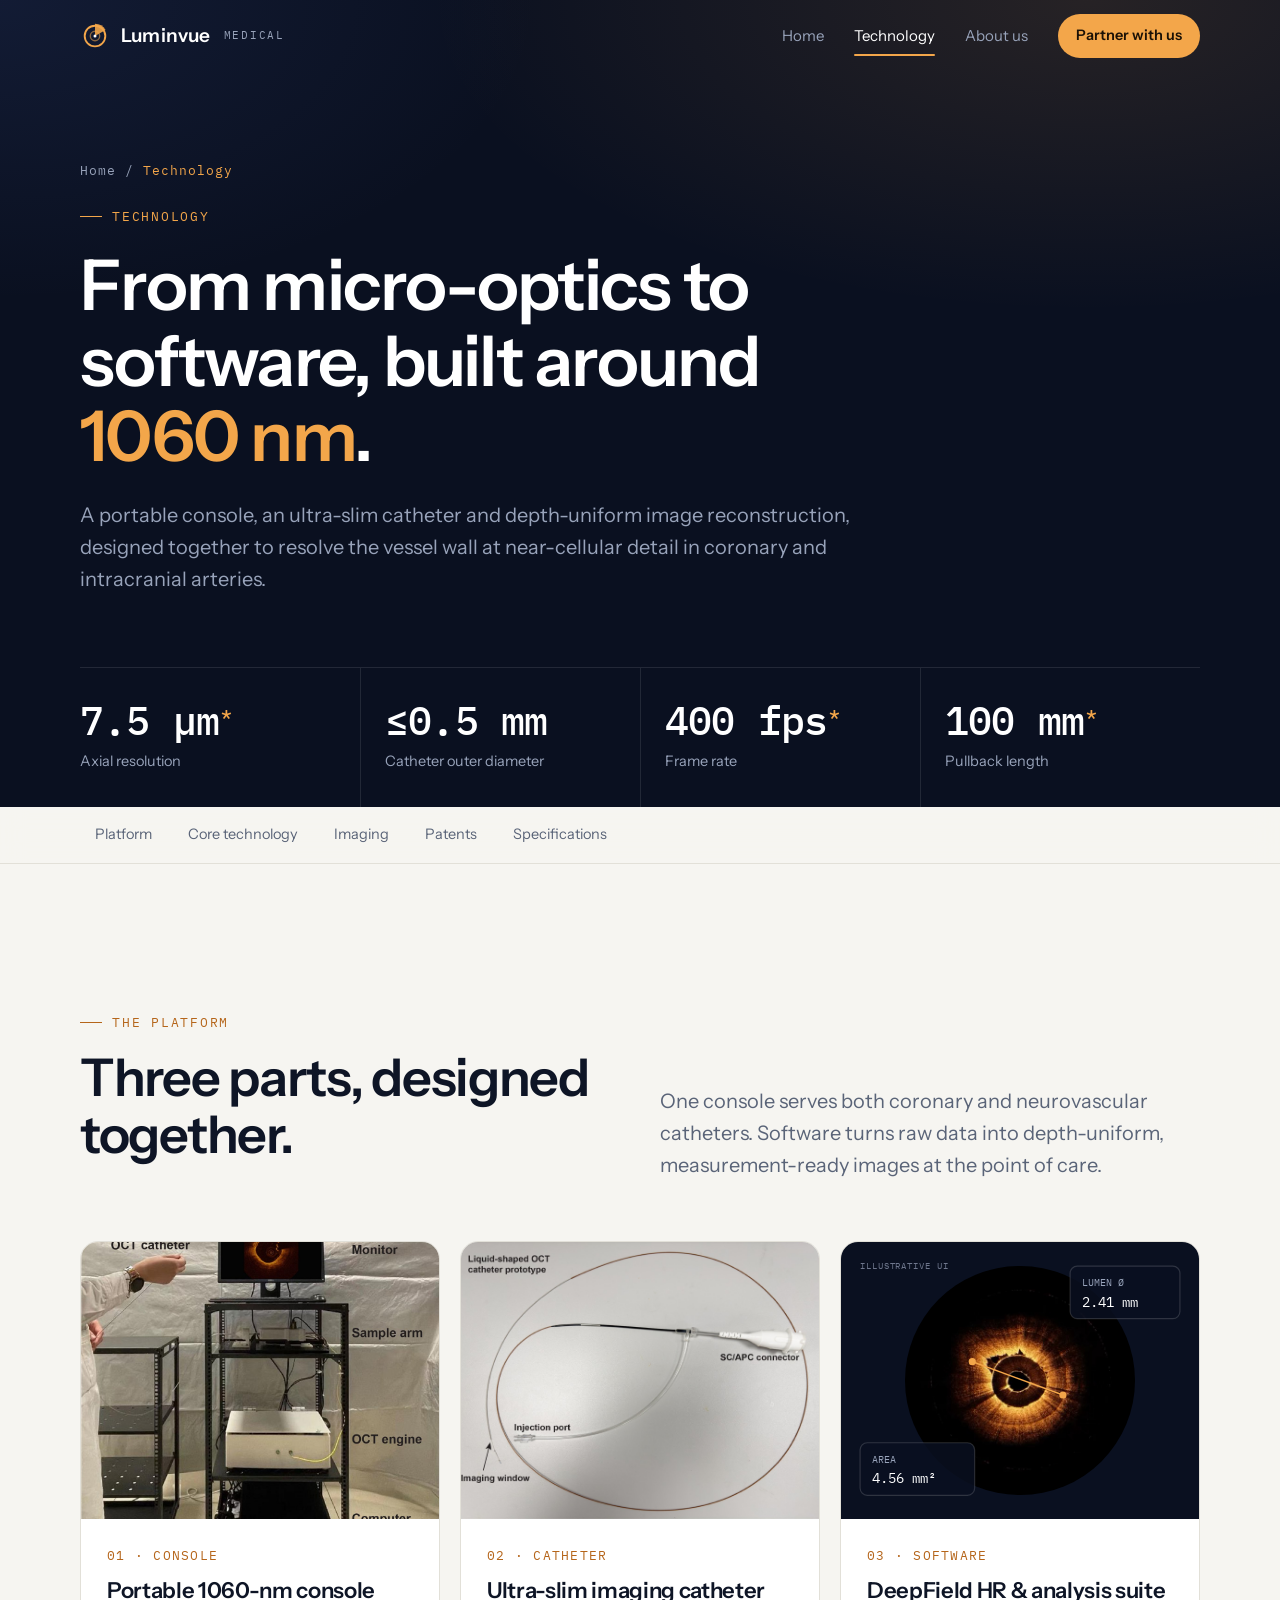
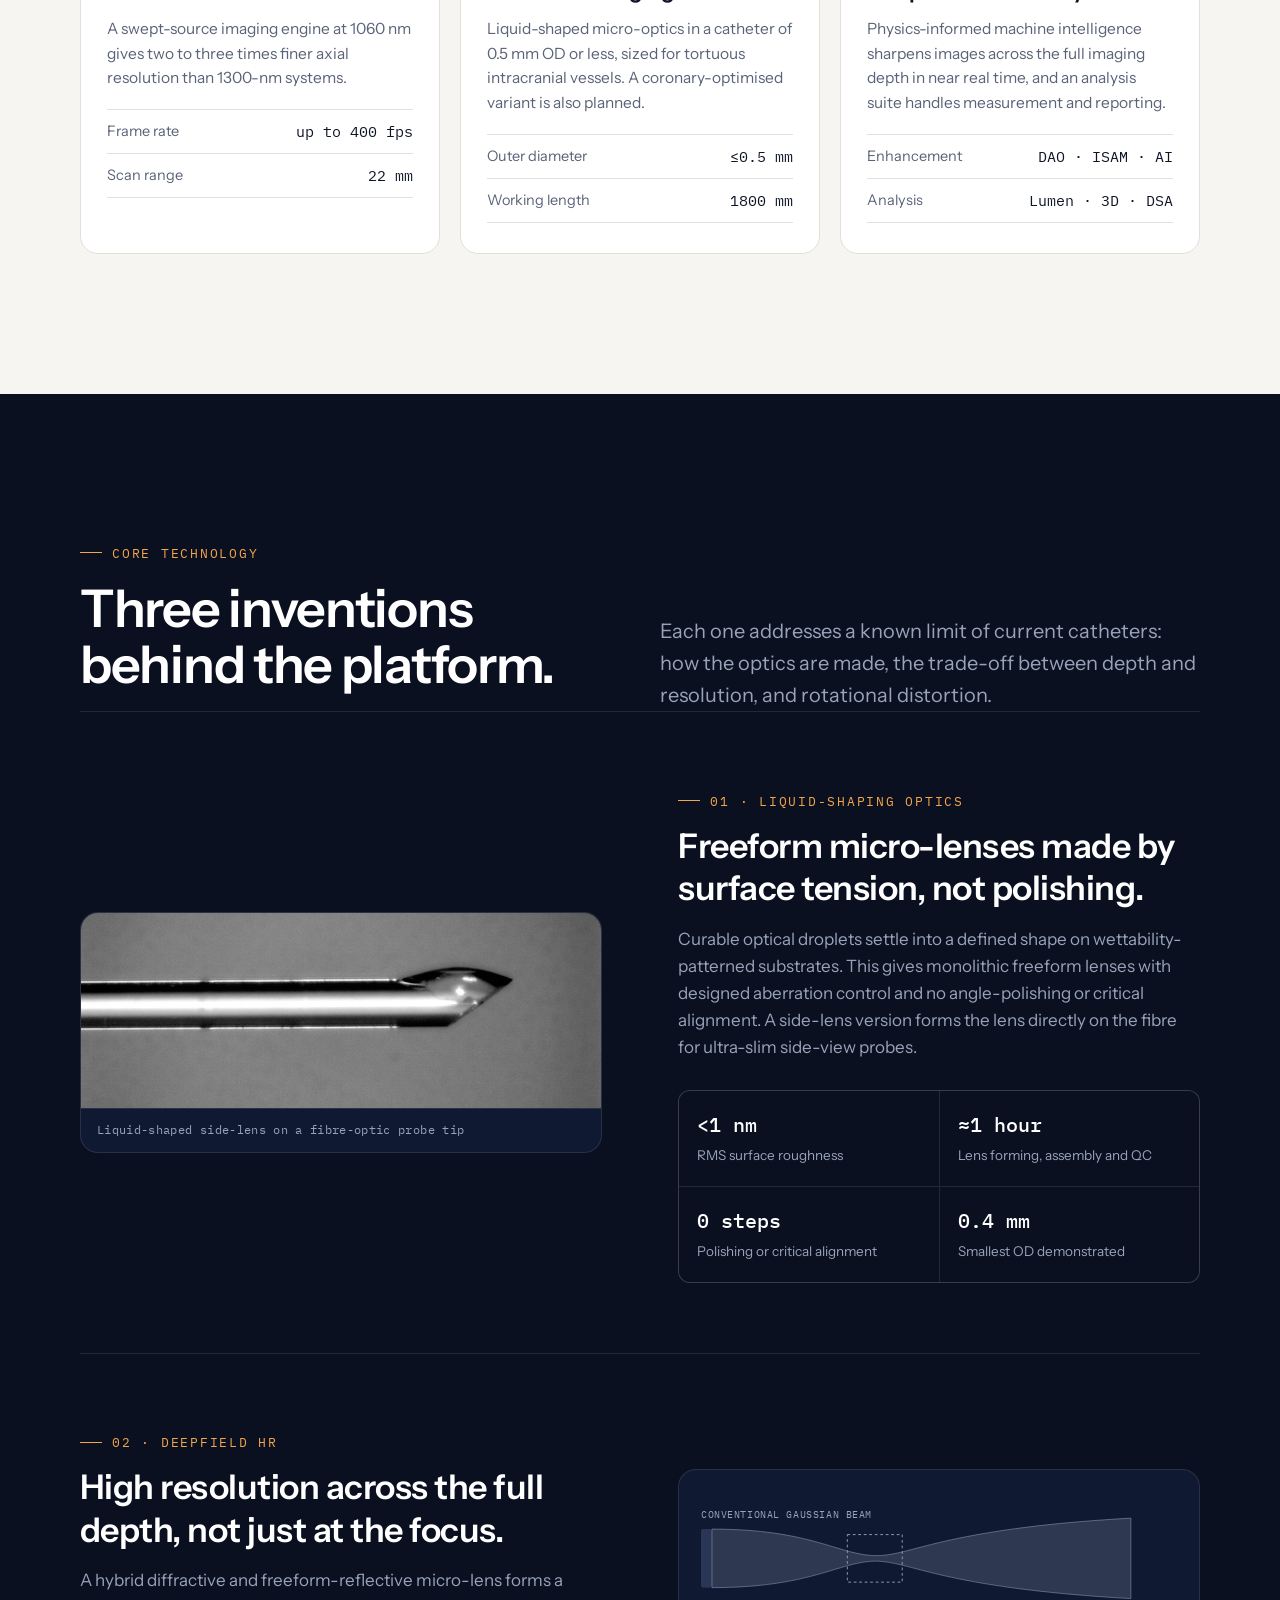
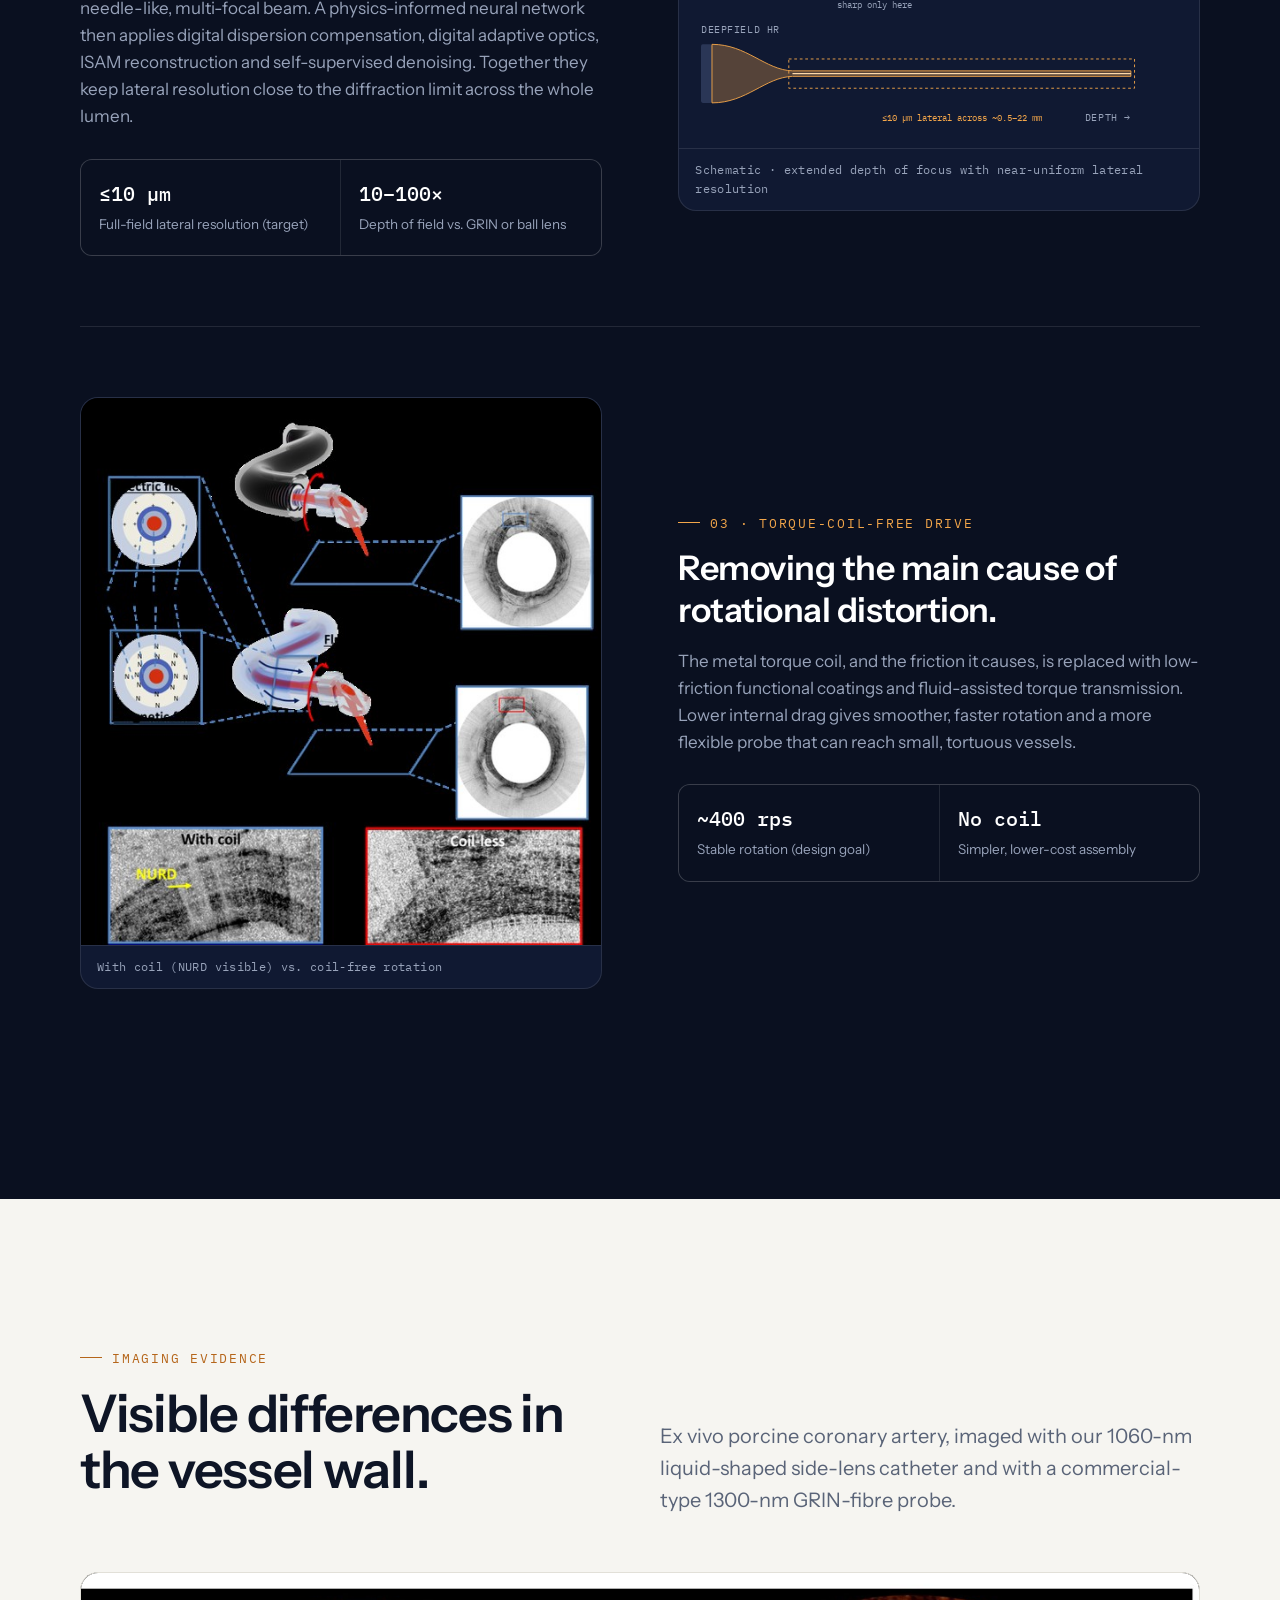
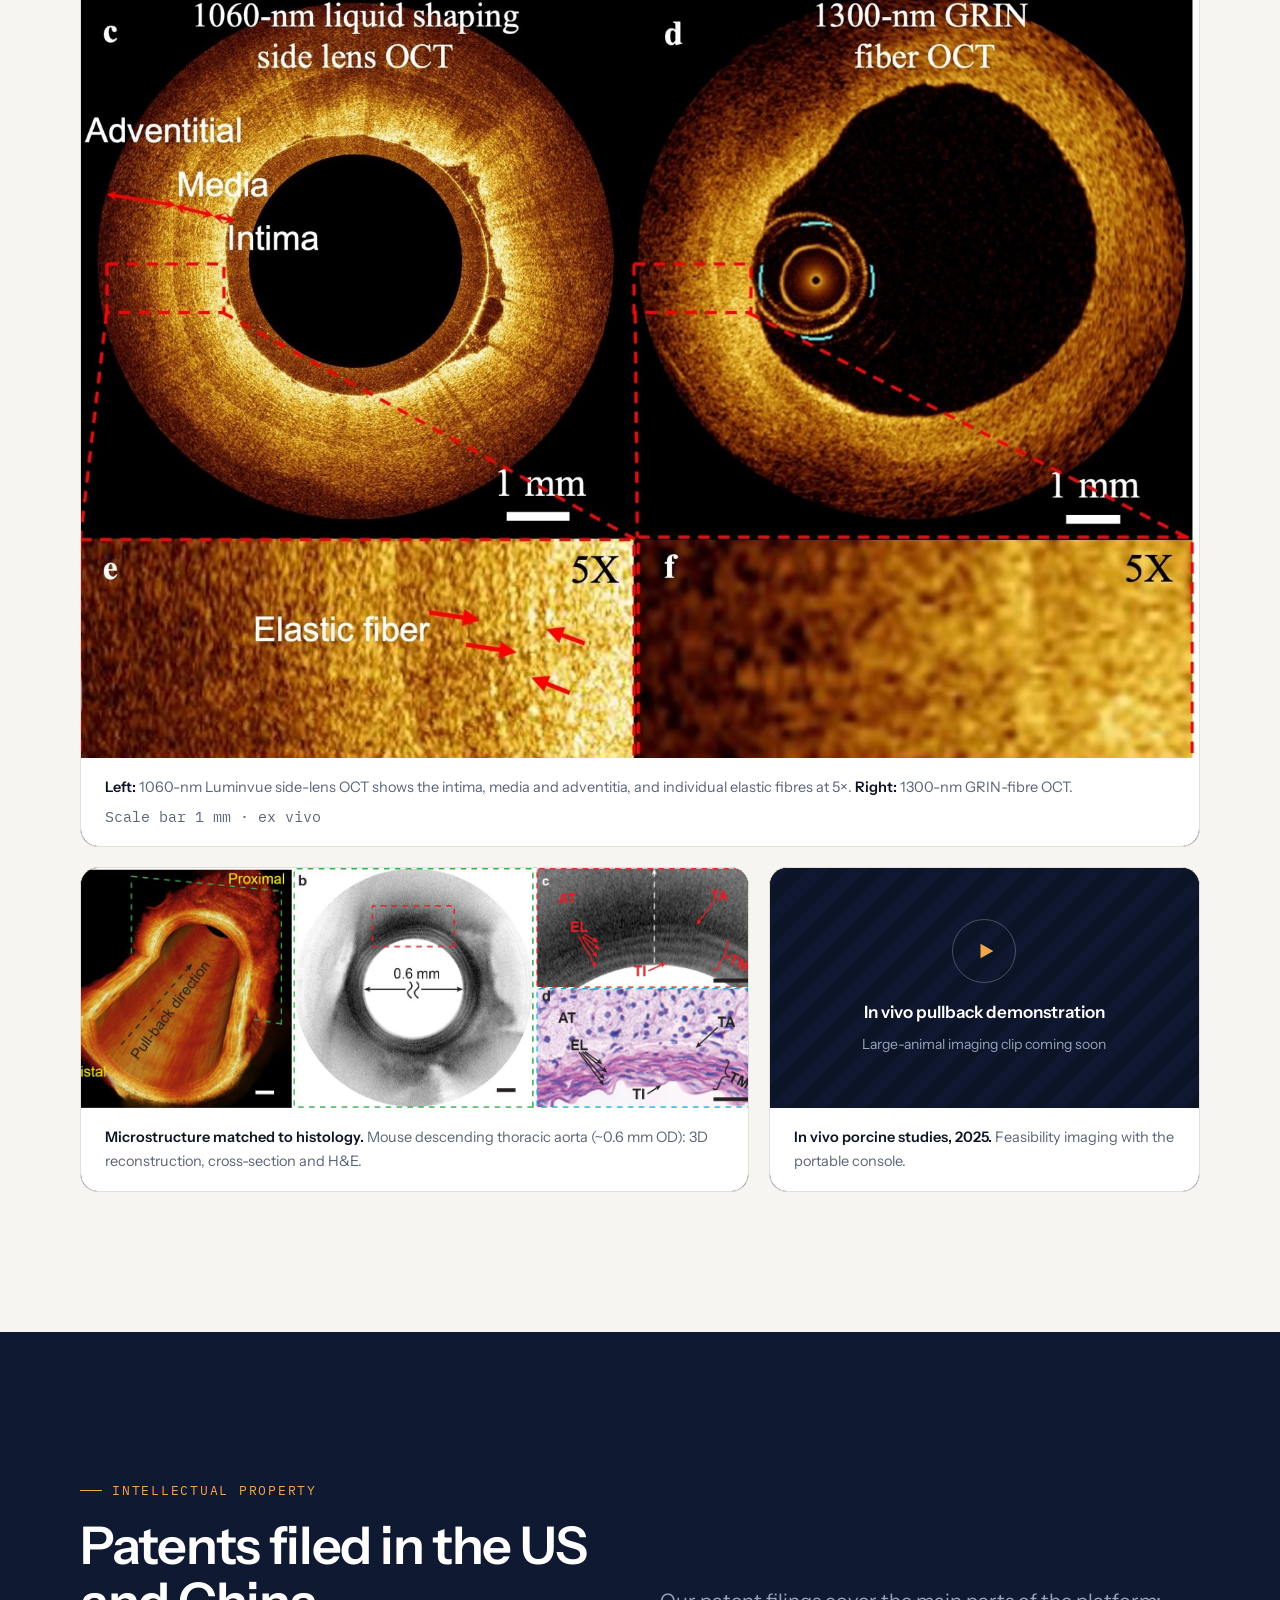
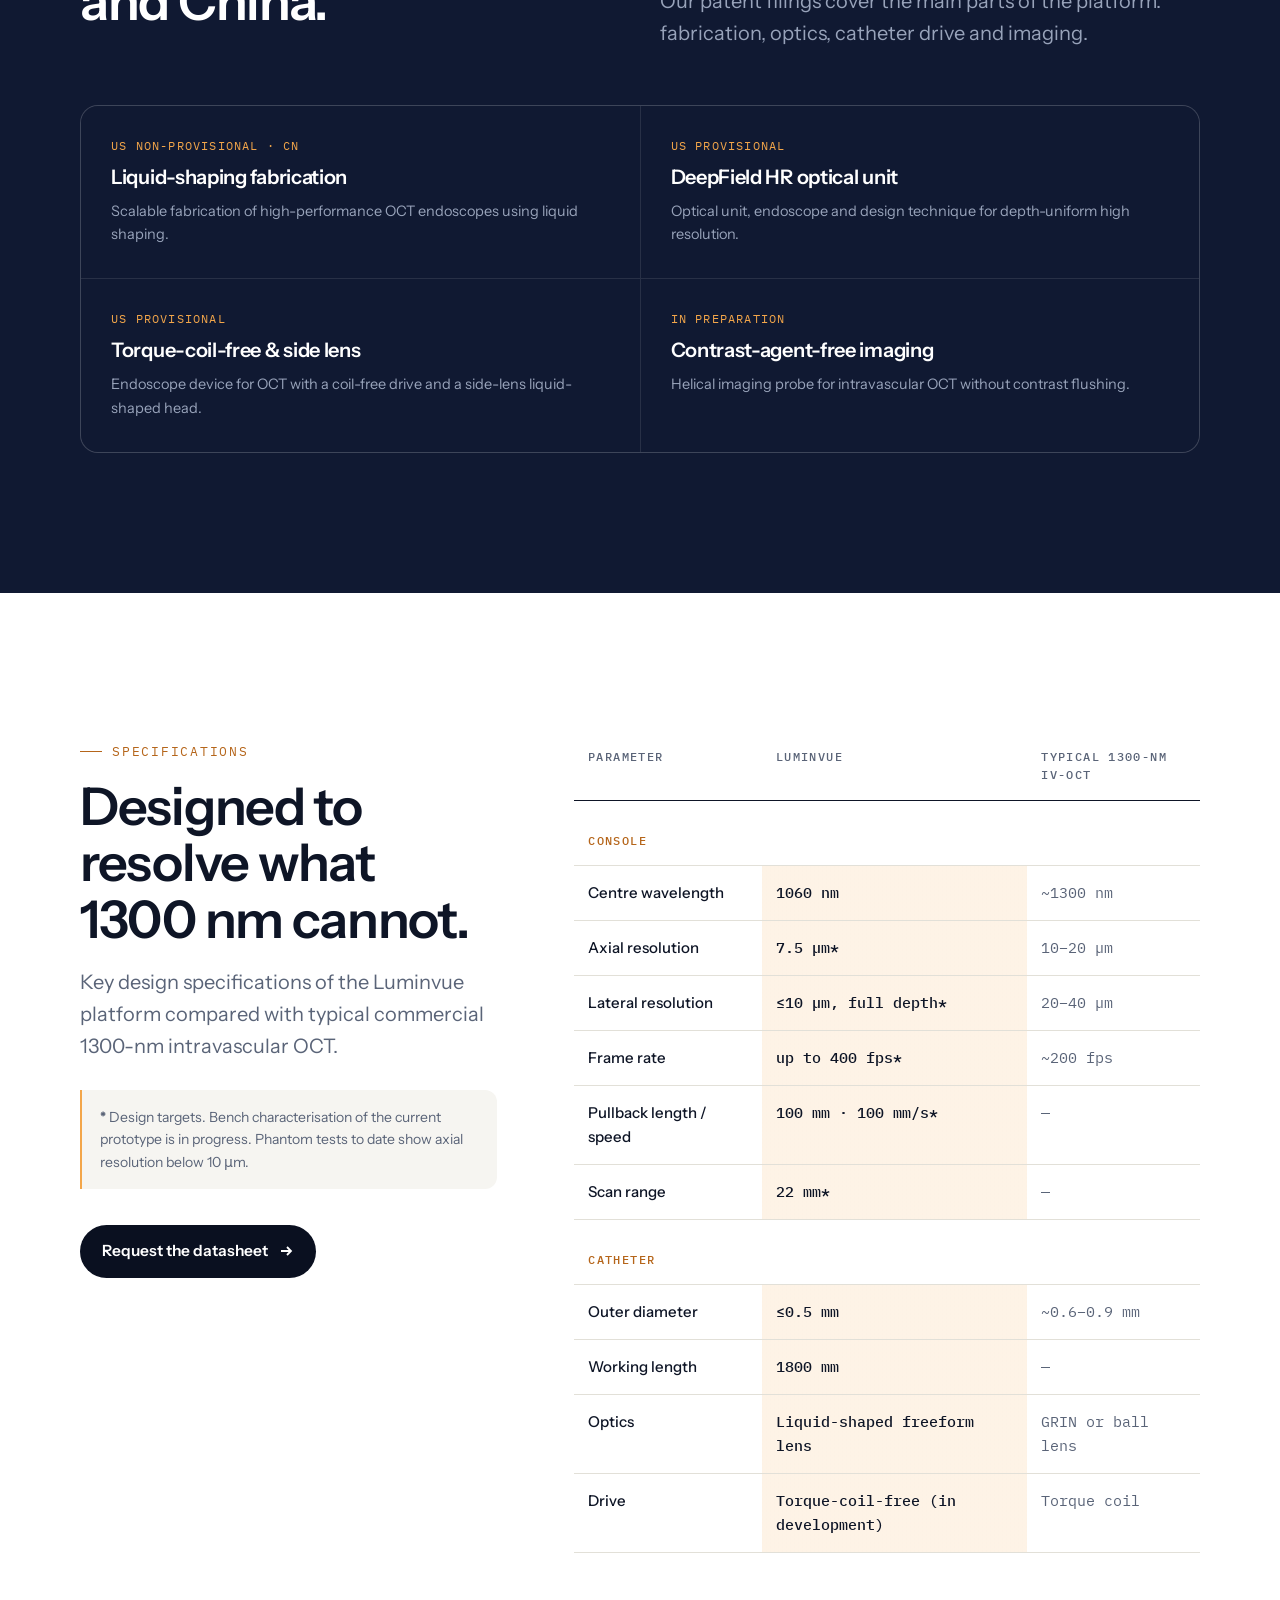
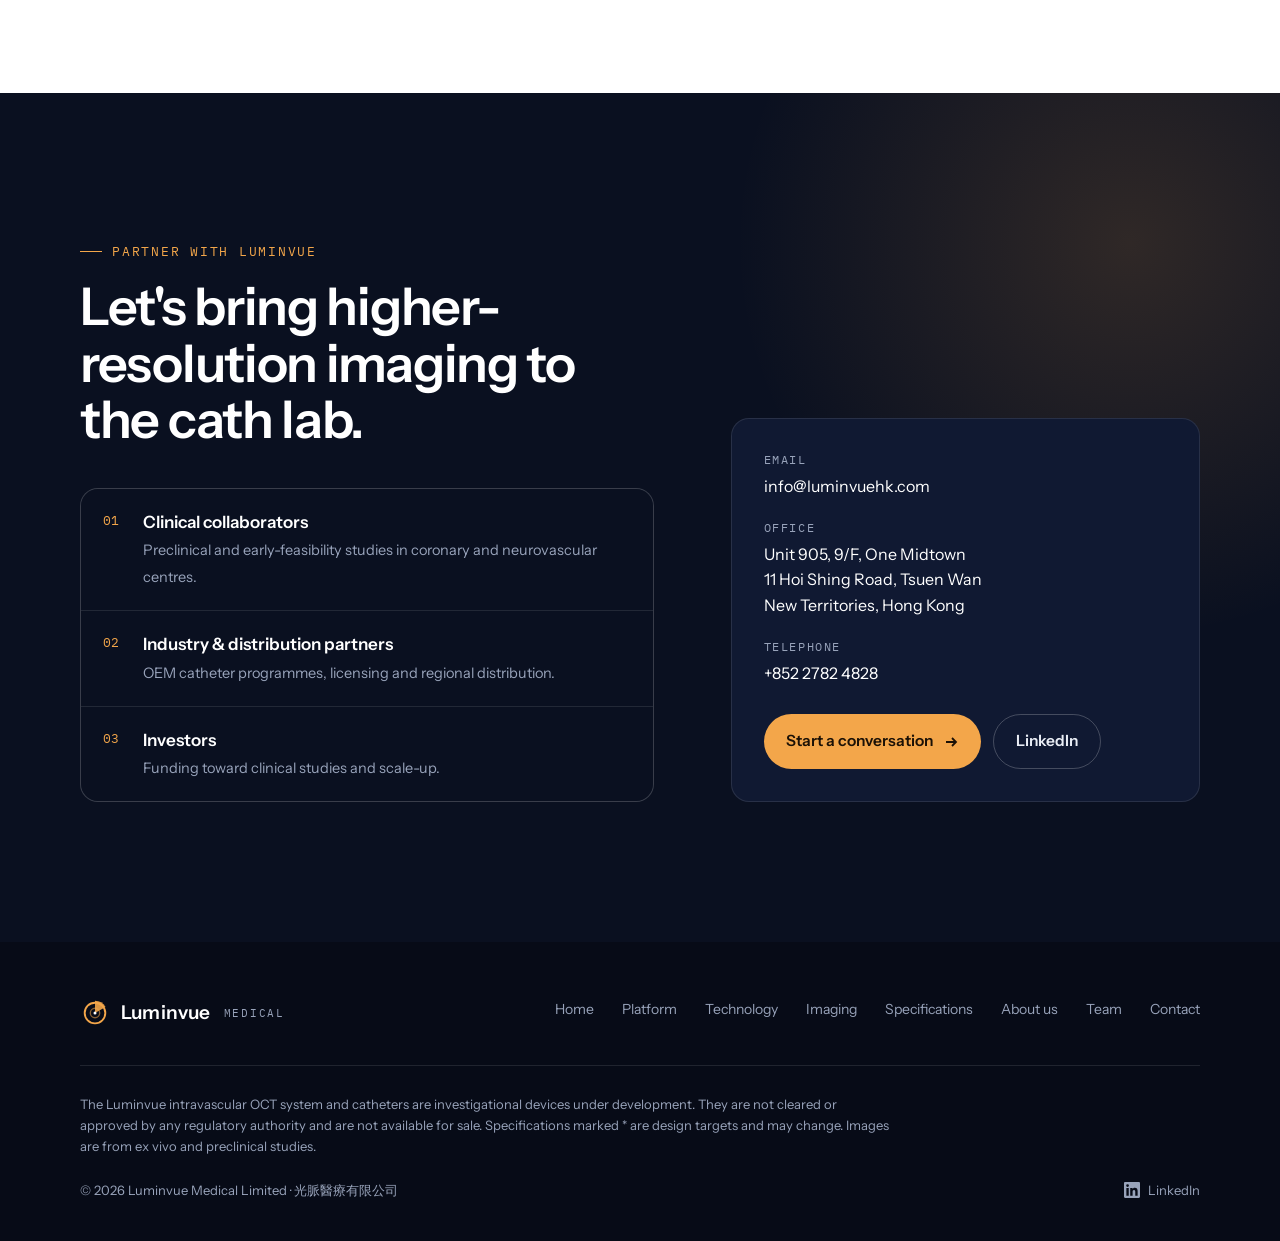
<file: technology.html>
<!doctype html>
<html lang="en">
<head>
<meta charset="utf-8">
<meta name="viewport" content="width=device-width, initial-scale=1">
<title>Technology | Luminvue Medical</title>
<meta name="description" content="The Luminvue 1060-nm intravascular OCT platform: portable console, liquid-shaped ultra-slim catheter, DeepField HR software, imaging results, patents and specifications.">
<link rel="canonical" href="https://www.luminvuehk.com/technology.html">
<meta property="og:type" content="website">
<meta property="og:title" content="Technology | Luminvue Medical">
<meta property="og:description" content="Console, catheter, software, imaging results and specifications of the Luminvue 1060-nm intravascular OCT platform.">
<meta property="og:url" content="https://www.luminvuehk.com/technology.html">
<meta property="og:image" content="https://www.luminvuehk.com/assets/img/oct-1060-vs-1300.jpg">
<meta name="theme-color" content="#0A1020">
<link rel="icon" href="assets/favicon.svg" type="image/svg+xml">
<link rel="preconnect" href="https://fonts.googleapis.com">
<link rel="preconnect" href="https://fonts.gstatic.com" crossorigin>
<link href="https://fonts.googleapis.com/css2?family=Instrument+Sans:wght@400;500;600;700&family=IBM+Plex+Mono:wght@400;500&display=swap" rel="stylesheet">
<link rel="stylesheet" href="assets/css/site.css">
</head>
<body class="has-subnav">

<header class="nav" id="nav">
  <div class="wrap">
    <a href="./" class="logo" aria-label="Luminvue Medical home">
      <svg viewBox="0 0 64 64" aria-hidden="true"><circle cx="32" cy="32" r="22" fill="none" stroke="#F3A64A" stroke-width="4"/><circle cx="32" cy="32" r="10" fill="none" stroke="#F3A64A" stroke-opacity=".55" stroke-width="3"/><path d="M32 32 L32 6 A26 26 0 0 1 54.5 19 Z" fill="#F3A64A" fill-opacity=".9"/><circle cx="32" cy="32" r="3.2" fill="#fff"/></svg>
      Luminvue <small>Medical</small>
    </a>
    <button class="menu-btn" id="menuBtn" aria-label="Open menu" aria-expanded="false" aria-controls="navLinks">
      <svg viewBox="0 0 24 24" fill="none" stroke="currentColor" stroke-width="1.8" stroke-linecap="round"><path d="M4 7h16M4 12h16M4 17h16"/></svg>
    </button>
    <nav class="nav-links" id="navLinks" aria-label="Main">
      <a href="./">Home</a>
      <a href="technology.html" aria-current="page">Technology</a>
      <a href="about.html">About us</a>
      <a href="#contact" class="btn btn-primary">Partner with us</a>
    </nav>
  </div>
</header>

<main id="top">

<section class="page-hero dark">
  <div class="wrap">
    <p class="crumb"><a href="./">Home</a> / <span>Technology</span></p>
    <span class="eyebrow" style="margin-top:26px">Technology</span>
    <h1>From micro-optics to software, built around <em>1060 nm</em>.</h1>
    <p class="lead">A portable console, an ultra-slim catheter and depth-uniform image reconstruction, designed together to resolve the vessel wall at near-cellular detail in coronary and intracranial arteries.</p>
    <div class="kpis">
      <div class="kpi"><b>7.5 µm<sup>*</sup></b><span>Axial resolution</span></div>
      <div class="kpi"><b>≤0.5 mm</b><span>Catheter outer diameter</span></div>
      <div class="kpi"><b>400 fps<sup>*</sup></b><span>Frame rate</span></div>
      <div class="kpi"><b>100 mm<sup>*</sup></b><span>Pullback length</span></div>
    </div>
  </div>
</section>

<nav class="subnav" aria-label="On this page">
  <div class="wrap">
    <a href="#platform">Platform</a>
    <a href="#core-technology">Core technology</a>
    <a href="#imaging">Imaging</a>
    <a href="#ip">Patents</a>
    <a href="#specs">Specifications</a>
  </div>
</nav>

<!-- PLATFORM -->
<section id="platform">
  <div class="wrap">
    <div class="section-head reveal">
      <div>
        <span class="eyebrow">The platform</span>
        <h2>Three parts, designed together.</h2>
      </div>
      <p class="lead">One console serves both coronary and neurovascular catheters. Software turns raw data into depth-uniform, measurement-ready images at the point of care.</p>
    </div>
    <div class="platform-grid">
      <article class="card reveal">
        <div class="media"><img src="assets/img/console-prototype.jpg" alt="Luminvue portable 1060-nm OCT console prototype on a mobile cart" loading="lazy" style="object-position:50% 30%"></div>
        <div class="body">
          <span class="num">01 · CONSOLE</span>
          <h3>Portable 1060-nm console</h3>
          <p>A swept-source imaging engine at 1060 nm gives two to three times finer axial resolution than 1300-nm systems.</p>
          <ul>
            <li><span>Frame rate</span><span>up to 400 fps</span></li>
            <li><span>Scan range</span><span>22 mm</span></li>
          </ul>
        </div>
      </article>
      <article class="card reveal">
        <div class="media"><img src="assets/img/catheter-prototype.jpg" alt="Liquid-shaped OCT catheter prototype with connector, injection port and imaging window" loading="lazy"></div>
        <div class="body">
          <span class="num">02 · CATHETER</span>
          <h3>Ultra-slim imaging catheter</h3>
          <p>Liquid-shaped micro-optics in a catheter of 0.5 mm OD or less, sized for tortuous intracranial vessels. A coronary-optimised variant is also planned.</p>
          <ul>
            <li><span>Outer diameter</span><span>≤0.5 mm</span></li>
            <li><span>Working length</span><span>1800 mm</span></li>
          </ul>
        </div>
      </article>
      <article class="card reveal">
        <div class="media soft"><div class="ui">
          <img src="assets/img/oct-frame.jpg" alt="" loading="lazy">
          <svg viewBox="0 0 300 232" style="position:absolute;inset:0;width:100%;height:100%" aria-hidden="true">
            <line x1="110" y1="100" x2="186" y2="128" stroke="#F3A64A" stroke-width="1.2"/>
            <circle cx="110" cy="100" r="3" fill="#F3A64A"/><circle cx="186" cy="128" r="3" fill="#F3A64A"/>
            <rect x="192" y="20" width="92" height="44" rx="6" fill="rgba(10,16,32,.85)" stroke="rgba(255,255,255,.15)"/>
            <text x="202" y="37" fill="#98A3BA" font-family="IBM Plex Mono,monospace" font-size="8.5">LUMEN Ø</text>
            <text x="202" y="54" fill="#fff" font-family="IBM Plex Mono,monospace" font-size="12">2.41 mm</text>
            <rect x="16" y="168" width="96" height="44" rx="6" fill="rgba(10,16,32,.85)" stroke="rgba(255,255,255,.15)"/>
            <text x="26" y="185" fill="#98A3BA" font-family="IBM Plex Mono,monospace" font-size="8.5">AREA</text>
            <text x="26" y="202" fill="#fff" font-family="IBM Plex Mono,monospace" font-size="12">4.56 mm²</text>
            <text x="16" y="22" fill="#98A3BA" fill-opacity=".7" font-family="IBM Plex Mono,monospace" font-size="7.5" letter-spacing=".1em">ILLUSTRATIVE UI</text>
          </svg>
        </div></div>
        <div class="body">
          <span class="num">03 · SOFTWARE</span>
          <h3>DeepField HR &amp; analysis suite</h3>
          <p>Physics-informed machine intelligence sharpens images across the full imaging depth in near real time, and an analysis suite handles measurement and reporting.</p>
          <ul>
            <li><span>Enhancement</span><span>DAO · ISAM · AI</span></li>
            <li><span>Analysis</span><span>Lumen · 3D · DSA</span></li>
          </ul>
        </div>
      </article>
    </div>
  </div>
</section>

<!-- CORE TECHNOLOGY -->
<section id="core-technology" class="tech dark">
  <div class="wrap">
    <div class="section-head reveal">
      <div>
        <span class="eyebrow">Core technology</span>
        <h2 style="color:#fff">Three inventions behind the platform.</h2>
      </div>
      <p class="lead">Each one addresses a known limit of current catheters: how the optics are made, the trade-off between depth and resolution, and rotational distortion.</p>
    </div>

    <div class="tech-row reveal">
      <figure class="tech-visual">
        <img src="assets/img/probe-tip.jpg" alt="Liquid-shaped side-lens formed on the tip of an optical fibre probe" loading="lazy">
        <figcaption>Liquid-shaped side-lens on a fibre-optic probe tip</figcaption>
      </figure>
      <div class="tech-copy">
        <span class="eyebrow">01 · Liquid-shaping optics</span>
        <h3>Freeform micro-lenses made by surface tension, not polishing.</h3>
        <p>Curable optical droplets settle into a defined shape on wettability-patterned substrates. This gives monolithic freeform lenses with designed aberration control and no angle-polishing or critical alignment. A side-lens version forms the lens directly on the fibre for ultra-slim side-view probes.</p>
        <div class="facts">
          <div><b>&lt;1 nm</b><span>RMS surface roughness</span></div>
          <div><b>≈1 hour</b><span>Lens forming, assembly and QC</span></div>
          <div><b>0 steps</b><span>Polishing or critical alignment</span></div>
          <div><b>0.4 mm</b><span>Smallest OD demonstrated</span></div>
        </div>
      </div>
    </div>

    <div class="tech-row flip reveal">
      <figure class="tech-visual">
        <div class="beam">
          <svg viewBox="0 0 520 250" role="img" aria-label="Diagram comparing a conventional Gaussian beam, which stays tight over a short depth, with the DeepField HR beam, which stays tight over the full imaging depth">
            <g font-family="IBM Plex Mono,monospace" font-size="10.5" fill="#98A3BA" letter-spacing=".06em">
              <text x="0" y="22">CONVENTIONAL GAUSSIAN BEAM</text>
              <text x="0" y="148">DEEPFIELD HR</text>
              <text x="470" y="244" text-anchor="end">DEPTH →</text>
            </g>
            <rect x="0" y="34" width="12" height="64" rx="2" fill="#2A3656"/>
            <path d="M12 34 C 120 34, 150 62, 190 63 C 230 64, 260 34, 470 22 L 470 110 C 260 98, 230 69, 190 69 C 150 70, 120 98, 12 98 Z" fill="rgba(152,163,186,.22)" stroke="rgba(152,163,186,.55)"/>
            <rect x="160" y="40" width="60" height="52" fill="none" stroke="#98A3BA" stroke-dasharray="3 3"/>
            <text x="190" y="120" text-anchor="middle" font-family="IBM Plex Mono,monospace" font-size="10" fill="#98A3BA">sharp only here</text>
            <rect x="0" y="160" width="12" height="64" rx="2" fill="#2A3656"/>
            <path d="M12 160 C 50 160, 70 188, 100 189 L 470 189 L 470 195 L 100 195 C 70 196, 50 224, 12 224 Z" fill="rgba(243,166,74,.30)" stroke="#F3A64A"/>
            <line x1="100" y1="192" x2="470" y2="192" stroke="#FFD9A8" stroke-width="1.4"/>
            <rect x="96" y="176" width="378" height="32" fill="none" stroke="#F3A64A" stroke-dasharray="3 3"/>
            <text x="285" y="244" text-anchor="middle" font-family="IBM Plex Mono,monospace" font-size="10" fill="#F3A64A">≤10 µm lateral across ~0.5–22 mm</text>
          </svg>
        </div>
        <figcaption>Schematic · extended depth of focus with near-uniform lateral resolution</figcaption>
      </figure>
      <div class="tech-copy">
        <span class="eyebrow">02 · DeepField HR</span>
        <h3>High resolution across the full depth, not just at the focus.</h3>
        <p>A hybrid diffractive and freeform-reflective micro-lens forms a needle-like, multi-focal beam. A physics-informed neural network then applies digital dispersion compensation, digital adaptive optics, ISAM reconstruction and self-supervised denoising. Together they keep lateral resolution close to the diffraction limit across the whole lumen.</p>
        <div class="facts">
          <div><b>≤10 µm</b><span>Full-field lateral resolution (target)</span></div>
          <div><b>10–100×</b><span>Depth of field vs. GRIN or ball lens</span></div>
        </div>
      </div>
    </div>

    <div class="tech-row reveal">
      <figure class="tech-visual">
        <img src="assets/img/coil-vs-coilfree.jpg" alt="Comparison of OCT images acquired with a torque coil, showing NURD artefacts, and with the coil-less design" loading="lazy">
        <figcaption>With coil (NURD visible) vs. coil-free rotation</figcaption>
      </figure>
      <div class="tech-copy">
        <span class="eyebrow">03 · Torque-coil-free drive</span>
        <h3>Removing the main cause of rotational distortion.</h3>
        <p>The metal torque coil, and the friction it causes, is replaced with low-friction functional coatings and fluid-assisted torque transmission. Lower internal drag gives smoother, faster rotation and a more flexible probe that can reach small, tortuous vessels.</p>
        <div class="facts">
          <div><b>~400 rps</b><span>Stable rotation (design goal)</span></div>
          <div><b>No coil</b><span>Simpler, lower-cost assembly</span></div>
        </div>
      </div>
    </div>
  </div>
</section>

<!-- IMAGING -->
<section id="imaging">
  <div class="wrap">
    <div class="section-head reveal">
      <div>
        <span class="eyebrow">Imaging evidence</span>
        <h2>Visible differences in the vessel wall.</h2>
      </div>
      <p class="lead">Ex vivo porcine coronary artery, imaged with our 1060-nm liquid-shaped side-lens catheter and with a commercial-type 1300-nm GRIN-fibre probe.</p>
    </div>
    <figure class="figure reveal">
      <img src="assets/img/oct-1060-vs-1300.jpg" alt="Side-by-side OCT cross-sections of a porcine coronary artery: 1060-nm liquid-shaping side-lens OCT showing distinct intima, media and adventitia, and 1300-nm GRIN fibre OCT with less layer detail" loading="lazy">
      <img src="assets/img/oct-1060-vs-1300-zoom.jpg" alt="5x magnified regions: elastic fibres resolved in the 1060-nm image and not in the 1300-nm image" loading="lazy">
      <figcaption><span><b>Left:</b> 1060-nm Luminvue side-lens OCT shows the intima, media and adventitia, and individual elastic fibres at 5×. <b>Right:</b> 1300-nm GRIN-fibre OCT.</span><span class="mono">Scale bar 1 mm · ex vivo</span></figcaption>
    </figure>
    <div class="evidence-grid">
      <figure class="figure reveal">
        <img src="assets/img/mouse-aorta.jpg" alt="3D OCT reconstruction of a mouse descending thoracic aorta, a cross-section and matching H&amp;E histology" loading="lazy">
        <figcaption><span><b>Microstructure matched to histology.</b> Mouse descending thoracic aorta (~0.6 mm OD): 3D reconstruction, cross-section and H&amp;E.</span></figcaption>
      </figure>
      <figure class="figure reveal">
        <!-- EDIT: replace this placeholder with the imaging demonstration clip, e.g.
             <video src="assets/video/pullback-demo.mp4" poster="assets/img/pullback-poster.jpg" autoplay muted loop playsinline style="width:100%;height:100%;object-fit:cover"></video> -->
        <div class="placeholder">
          <div>
            <div class="play"><svg viewBox="0 0 24 24"><path d="M6 4l14 8-14 8z"/></svg></div>
            <b>In vivo pullback demonstration</b>
            <span>Large-animal imaging clip coming soon</span>
          </div>
        </div>
        <figcaption><span><b>In vivo porcine studies, 2025.</b> Feasibility imaging with the portable console.</span></figcaption>
      </figure>
    </div>
  </div>
</section>

<!-- IP -->
<section id="ip" class="ip dark">
  <div class="wrap">
    <div class="section-head reveal">
      <div>
        <span class="eyebrow">Intellectual property</span>
        <h2 style="color:#fff">Patents filed in the US and China.</h2>
      </div>
      <p class="lead">Our patent filings cover the main parts of the platform: fabrication, optics, catheter drive and imaging.</p>
    </div>
    <ul class="ip-list reveal">
      <li><span class="k">US non-provisional · CN</span><h3>Liquid-shaping fabrication</h3><p>Scalable fabrication of high-performance OCT endoscopes using liquid shaping.</p></li>
      <li><span class="k">US provisional</span><h3>DeepField HR optical unit</h3><p>Optical unit, endoscope and design technique for depth-uniform high resolution.</p></li>
      <li><span class="k">US provisional</span><h3>Torque-coil-free &amp; side lens</h3><p>Endoscope device for OCT with a coil-free drive and a side-lens liquid-shaped head.</p></li>
      <li><span class="k">In preparation</span><h3>Contrast-agent-free imaging</h3><p>Helical imaging probe for intravascular OCT without contrast flushing.</p></li>
    </ul>
  </div>
</section>

<!-- SPECS -->
<section id="specs" class="specs">
  <div class="wrap spec-wrap">
    <div class="reveal">
      <span class="eyebrow">Specifications</span>
      <h2>Designed to resolve what 1300 nm cannot.</h2>
      <p class="lead">Key design specifications of the Luminvue platform compared with typical commercial 1300-nm intravascular OCT.</p>
      <p class="note"><b>*</b> Design targets. Bench characterisation of the current prototype is in progress. Phantom tests to date show axial resolution below 10 µm.</p>
      <div class="cta-row">
        <!-- EDIT: link to the datasheet PDF once it is ready, e.g. href="assets/Luminvue_Datasheet.pdf" download -->
        <a href="mailto:info@luminvuehk.com?subject=Datasheet%20request" class="btn btn-dark">Request the datasheet
          <svg viewBox="0 0 16 16" fill="none" stroke="currentColor" stroke-width="1.8"><path d="M3 8h10M9 4l4 4-4 4"/></svg></a>
      </div>
    </div>
    <div class="table-scroll reveal">
      <table>
        <thead><tr><th scope="col">Parameter</th><th scope="col">Luminvue</th><th scope="col">Typical 1300-nm IV-OCT</th></tr></thead>
        <tbody>
          <tr class="group"><th colspan="3">Console</th></tr>
          <tr><th scope="row">Centre wavelength</th><td class="lv">1060 nm</td><td class="ref">~1300 nm</td></tr>
          <tr><th scope="row">Axial resolution</th><td class="lv">7.5 µm*</td><td class="ref">10–20 µm</td></tr>
          <tr><th scope="row">Lateral resolution</th><td class="lv">≤10 µm, full depth*</td><td class="ref">20–40 µm</td></tr>
          <tr><th scope="row">Frame rate</th><td class="lv">up to 400 fps*</td><td class="ref">~200 fps</td></tr>
          <tr><th scope="row">Pullback length / speed</th><td class="lv">100 mm · 100 mm/s*</td><td class="ref">—</td></tr>
          <tr><th scope="row">Scan range</th><td class="lv">22 mm*</td><td class="ref">—</td></tr>
          <tr class="group"><th colspan="3">Catheter</th></tr>
          <tr><th scope="row">Outer diameter</th><td class="lv">≤0.5 mm</td><td class="ref">~0.6–0.9 mm</td></tr>
          <tr><th scope="row">Working length</th><td class="lv">1800 mm</td><td class="ref">—</td></tr>
          <tr><th scope="row">Optics</th><td class="lv">Liquid-shaped freeform lens</td><td class="ref">GRIN or ball lens</td></tr>
          <tr><th scope="row">Drive</th><td class="lv">Torque-coil-free (in development)</td><td class="ref">Torque coil</td></tr>
        </tbody>
      </table>
    </div>
  </div>
</section>

<!-- CONTACT -->
<section id="contact" class="contact dark">
  <div class="wrap contact-grid">
    <div class="reveal">
      <span class="eyebrow">Partner with Luminvue</span>
      <h2>Let's bring higher-resolution imaging to the cath lab.</h2>
      <ul class="audience">
        <li><span class="ix">01</span><div><b>Clinical collaborators</b><span>Preclinical and early-feasibility studies in coronary and neurovascular centres.</span></div></li>
        <li><span class="ix">02</span><div><b>Industry &amp; distribution partners</b><span>OEM catheter programmes, licensing and regional distribution.</span></div></li>
        <li><span class="ix">03</span><div><b>Investors</b><span>Funding toward clinical studies and scale-up.</span></div></li>
      </ul>
    </div>
    <div class="contact-card reveal">
      <!-- EDIT: info@luminvuehk.com must exist as a mailbox or forward before launch -->
      <dl>
        <div><dt>Email</dt><dd><a href="mailto:info@luminvuehk.com">info@luminvuehk.com</a></dd></div>
        <div><dt>Office</dt><dd>Unit 905, 9/F, One Midtown<br>11 Hoi Shing Road, Tsuen Wan<br>New Territories, Hong Kong</dd></div>
        <div><dt>Telephone</dt><dd><a href="tel:+85227824828">+852 2782 4828</a></dd></div>
      </dl>
      <div class="cta-row">
        <a href="mailto:info@luminvuehk.com?subject=Partnership%20enquiry" class="btn btn-primary">Start a conversation
          <svg viewBox="0 0 16 16" fill="none" stroke="currentColor" stroke-width="1.8"><path d="M3 8h10M9 4l4 4-4 4"/></svg></a>
        <!-- EDIT: set href to the LinkedIn company page URL -->
        <a href="https://www.linkedin.com/company/luminvue-medical" class="btn btn-ghost" target="_blank" rel="noopener">LinkedIn</a>
      </div>
    </div>
  </div>
</section>

</main>

<footer>
  <div class="wrap">
    <div class="foot-top">
      <a href="./" class="logo" aria-label="Luminvue Medical home">
        <svg viewBox="0 0 64 64" aria-hidden="true"><circle cx="32" cy="32" r="22" fill="none" stroke="#F3A64A" stroke-width="4"/><circle cx="32" cy="32" r="10" fill="none" stroke="#F3A64A" stroke-opacity=".55" stroke-width="3"/><path d="M32 32 L32 6 A26 26 0 0 1 54.5 19 Z" fill="#F3A64A" fill-opacity=".9"/><circle cx="32" cy="32" r="3.2" fill="#fff"/></svg>
        Luminvue <small>Medical</small>
      </a>
      <nav class="foot-links" aria-label="Footer">
        <a href="./">Home</a><a href="technology.html#platform">Platform</a><a href="technology.html#core-technology">Technology</a><a href="technology.html#imaging">Imaging</a><a href="technology.html#specs">Specifications</a><a href="about.html">About us</a><a href="about.html#team">Team</a><a href="#contact">Contact</a>
      </nav>
    </div>
    <p class="disclaimer">The Luminvue intravascular OCT system and catheters are investigational devices under development. They are not cleared or approved by any regulatory authority and are not available for sale. Specifications marked * are design targets and may change. Images are from ex vivo and preclinical studies.</p>
    <div class="foot-bottom">
      <span>© <span id="yr">2026</span> Luminvue Medical Limited · 光脈醫療有限公司</span>
      <a class="social" href="https://www.linkedin.com/company/luminvue-medical" target="_blank" rel="noopener"><svg viewBox="0 0 24 24" aria-hidden="true"><path d="M20.45 20.45h-3.56v-5.57c0-1.33-.02-3.04-1.85-3.04-1.85 0-2.14 1.45-2.14 2.94v5.67H9.35V9h3.41v1.56h.05c.48-.9 1.64-1.85 3.37-1.85 3.6 0 4.27 2.37 4.27 5.46v6.28zM5.34 7.43a2.06 2.06 0 1 1 0-4.13 2.06 2.06 0 0 1 0 4.13zM7.12 20.45H3.56V9h3.56v11.45zM22.22 0H1.77C.79 0 0 .77 0 1.73v20.54C0 23.23.79 24 1.77 24h20.45c.98 0 1.78-.77 1.78-1.73V1.73C24 .77 23.2 0 22.22 0z"/></svg>LinkedIn</a>
    </div>
  </div>
</footer>

<script src="assets/js/site.js" defer></script>
</body>
</html>
</file>
<file: assets/css/site.css>
:root{
  --ink:#0A1020; --ink-2:#101932; --ink-3:#18233F;
  --paper:#F6F5F1; --white:#FFFFFF;
  --text:#0E1526; --muted:#5A6478; --line:#E2E0D8;
  --on-dark:#E9EDF5; --on-dark-muted:#98A3BA; --line-dark:rgba(255,255,255,.10);
  --amber:#F3A64A; --amber-soft:rgba(243,166,74,.14); --amber-text:#B5651A;
  --radius:18px; --radius-sm:12px;
  --max:1200px; --gutter:clamp(16px,4vw,40px);
  --sans:"Instrument Sans",system-ui,-apple-system,"Segoe UI",Roboto,sans-serif;
  --mono:"IBM Plex Mono",ui-monospace,SFMono-Regular,Menlo,Consolas,monospace;
}
*{box-sizing:border-box;margin:0;padding:0}
html{scroll-behavior:smooth;-webkit-text-size-adjust:100%}
body{font-family:var(--sans);background:var(--paper);color:var(--text);font-size:17px;line-height:1.6;-webkit-font-smoothing:antialiased;overflow-x:hidden}
img{max-width:100%;display:block}
a{color:inherit;text-decoration:none}
.wrap{max-width:var(--max);margin:0 auto;padding:0 var(--gutter)}
.mono{font-family:var(--mono)}
.eyebrow{font-family:var(--mono);font-size:12.5px;letter-spacing:.14em;text-transform:uppercase;color:var(--amber-text);display:inline-flex;align-items:center;gap:10px}
.eyebrow::before{content:"";width:22px;height:1px;background:currentColor}
.dark .eyebrow{color:var(--amber)}
h1,h2,h3{font-weight:600;letter-spacing:-.025em;line-height:1.08}
h2{font-size:clamp(32px,4.4vw,52px);margin:18px 0 18px;max-width:18ch}
h3{font-size:22px;letter-spacing:-.015em;line-height:1.25}
.lead{font-size:clamp(17px,1.6vw,20px);color:var(--muted);max-width:60ch}
.dark{background:var(--ink);color:var(--on-dark)}
.dark .lead{color:var(--on-dark-muted)}
section{padding:clamp(80px,11vw,140px) 0}

/* buttons */
.btn{display:inline-flex;align-items:center;gap:10px;font-weight:600;font-size:15.5px;padding:14px 22px;border-radius:999px;transition:transform .2s ease,background .2s ease,border-color .2s ease;white-space:nowrap}
.btn svg{width:16px;height:16px;transition:transform .2s ease}
.btn:hover svg{transform:translateX(3px)}
.btn-primary{background:var(--amber);color:#1B1106}
.btn-primary:hover{background:#F7B868}
.btn-ghost{border:1px solid rgba(255,255,255,.22);color:var(--on-dark)}
.btn-ghost:hover{border-color:rgba(255,255,255,.5)}
.btn-dark{background:var(--ink);color:#fff}
.btn-dark:hover{background:var(--ink-3)}

/* nav */
.nav{position:fixed;inset:0 0 auto 0;z-index:50;transition:background .3s ease,border-color .3s ease;border-bottom:1px solid transparent}
.nav.scrolled{background:rgba(10,16,32,.82);backdrop-filter:saturate(160%) blur(14px);-webkit-backdrop-filter:saturate(160%) blur(14px);border-color:var(--line-dark)}
.nav .wrap{display:flex;align-items:center;justify-content:space-between;height:72px}
.logo{display:flex;align-items:center;gap:11px;color:#fff;font-weight:600;font-size:19px;letter-spacing:.01em}
.logo svg{width:30px;height:30px}
.logo small{font-family:var(--mono);font-weight:400;font-size:11px;letter-spacing:.16em;color:var(--on-dark-muted);text-transform:uppercase;margin-left:2px}
.nav-links{display:flex;align-items:center;gap:30px;font-size:15px;color:var(--on-dark-muted)}
.nav-links a:not(.btn):hover{color:#fff}
.nav-links .btn{padding:10px 18px;font-size:14.5px}
.menu-btn{display:none;background:none;border:0;color:#fff;width:44px;height:44px;cursor:pointer}
.menu-btn svg{width:24px;height:24px;margin:auto}

/* hero */
.hero{position:relative;padding:150px 0 0;overflow:hidden;background:radial-gradient(1200px 600px at 78% 30%,rgba(243,166,74,.10),transparent 60%),radial-gradient(900px 500px at 10% 0%,rgba(80,110,200,.12),transparent 60%),var(--ink)}
.hero-grid{display:grid;grid-template-columns:1.08fr .92fr;gap:56px;align-items:center}
.hero h1{font-size:clamp(40px,6.2vw,76px);margin:22px 0 24px;color:#fff;max-width:13ch}
.hero h1 em{font-style:normal;color:var(--amber)}
.hero .lead{max-width:54ch}
.cta-row{display:flex;flex-wrap:wrap;gap:12px;margin-top:36px}
.scope{position:relative;aspect-ratio:1;width:100%;max-width:520px;margin-left:auto}
.scope .ring{position:absolute;inset:0}
.scope .frame{position:absolute;inset:9%;border-radius:50%;overflow:hidden;background:#000;box-shadow:0 0 0 1px rgba(243,166,74,.25),0 40px 120px -20px rgba(243,166,74,.25)}
.scope .frame img{width:100%;height:100%;object-fit:cover;transform:scale(1.18)}
.scope .sweep{position:absolute;inset:0;border-radius:50%;background:conic-gradient(from 0deg,rgba(243,166,74,0) 0deg,rgba(243,166,74,0) 300deg,rgba(243,166,74,.32) 358deg,rgba(255,220,170,.85) 360deg);mix-blend-mode:screen;animation:spin 4.2s linear infinite}
@keyframes spin{to{transform:rotate(360deg)}}
.scope .tag{position:absolute;left:0;bottom:6%;font-family:var(--mono);font-size:11.5px;letter-spacing:.06em;color:var(--on-dark-muted);background:rgba(16,25,50,.85);border:1px solid var(--line-dark);padding:8px 12px;border-radius:999px;display:flex;align-items:center;gap:8px}
.scope .tag i{width:7px;height:7px;border-radius:50%;background:var(--amber);box-shadow:0 0 0 4px rgba(243,166,74,.2);animation:pulse 1.8s ease-in-out infinite}
@keyframes pulse{50%{box-shadow:0 0 0 7px rgba(243,166,74,0)}}
.kpis{display:grid;grid-template-columns:repeat(4,1fr);margin-top:90px;border-top:1px solid var(--line-dark)}
.kpi{padding:30px 24px 34px 0}
.kpi + .kpi{padding-left:24px;border-left:1px solid var(--line-dark)}
.kpi b{display:block;font-family:var(--mono);font-weight:500;font-size:clamp(28px,3.2vw,40px);color:#fff;letter-spacing:-.02em;line-height:1.1}
.kpi b sup{font-size:.45em;color:var(--amber);margin-left:2px;vertical-align:super}
.kpi span{display:block;margin-top:8px;font-size:14.5px;color:var(--on-dark-muted)}

/* backers */
.backers{padding:34px 0;background:var(--ink-2);border-top:1px solid var(--line-dark)}
.backers .wrap{display:flex;flex-wrap:wrap;align-items:center;gap:14px 44px}
.backers p{font-family:var(--mono);font-size:11.5px;letter-spacing:.16em;text-transform:uppercase;color:var(--on-dark-muted)}
.backers ul{list-style:none;display:flex;flex-wrap:wrap;gap:12px 40px;color:#C9D1E1;font-weight:500;font-size:15px}

/* problem */
.problem-grid{display:grid;grid-template-columns:repeat(4,1fr);gap:18px;margin-top:56px}
.stat{background:var(--white);border:1px solid var(--line);border-radius:var(--radius);padding:30px 26px 28px;display:flex;flex-direction:column;gap:14px}
.stat b{font-family:var(--mono);font-weight:500;font-size:34px;letter-spacing:-.03em;line-height:1}
.stat h3{font-size:17px}
.stat p{font-size:15px;color:var(--muted)}
.section-head{display:grid;grid-template-columns:1fr 1fr;gap:40px;align-items:end}
.section-head .lead{justify-self:end}

/* platform */
.platform-grid{display:grid;grid-template-columns:repeat(3,1fr);gap:20px;margin-top:60px}
.card{background:var(--white);border:1px solid var(--line);border-radius:var(--radius);overflow:hidden;display:flex;flex-direction:column}
.card .media{aspect-ratio:4/3.1;background:#EDEBE5;overflow:hidden;position:relative}
.card .media img{width:100%;height:100%;object-fit:cover;transition:transform .6s ease}
.card:hover .media img{transform:scale(1.035)}
.card .body{padding:26px 26px 30px;display:flex;flex-direction:column;gap:12px;flex:1}
.card .num{font-family:var(--mono);font-size:12.5px;color:var(--amber-text);letter-spacing:.1em}
.card p{font-size:15.5px;color:var(--muted)}
.card ul{list-style:none;margin-top:6px;border-top:1px solid var(--line)}
.card li{font-size:14.5px;padding:10px 0;border-bottom:1px solid var(--line);display:flex;justify-content:space-between;gap:12px}
.card li span:last-child{font-family:var(--mono);color:var(--text);text-align:right}
.card li span:first-child{color:var(--muted)}
.media.soft{background:var(--ink)}
.media .ui{position:absolute;inset:0;display:grid;place-items:center}
.media .ui img{width:64%;height:auto;aspect-ratio:1;border-radius:50%;object-fit:cover}

/* technology */
.tech{background:var(--ink)}
.tech-row{display:grid;grid-template-columns:1fr 1fr;gap:clamp(32px,6vw,90px);align-items:center;padding:70px 0;border-top:1px solid var(--line-dark)}
.tech-row:first-of-type{margin-top:60px}
.tech-row.flip .tech-visual{order:2}
.tech-visual{border-radius:var(--radius);overflow:hidden;background:var(--ink-2);border:1px solid var(--line-dark);position:relative}
.tech-visual img{width:100%;height:auto}
.tech-visual figcaption{font-family:var(--mono);font-size:11.5px;color:var(--on-dark-muted);padding:12px 16px;border-top:1px solid var(--line-dark);letter-spacing:.03em}
.tech-copy h3{font-size:clamp(26px,2.8vw,34px);color:#fff;margin:14px 0 16px}
.tech-copy p{color:var(--on-dark-muted)}
.facts{display:grid;grid-template-columns:repeat(2,1fr);gap:1px;background:var(--line-dark);border:1px solid var(--line-dark);border-radius:var(--radius-sm);overflow:hidden;margin-top:28px}
.facts div{background:var(--ink);padding:18px 18px}
.facts b{display:block;font-family:var(--mono);font-weight:500;color:#fff;font-size:20px}
.facts span{font-size:13.5px;color:var(--on-dark-muted)}
.beam{padding:28px 22px 14px}
.beam svg{width:100%;height:auto}

/* evidence */
.figure{margin-top:56px;background:#000;border-radius:var(--radius);overflow:hidden;border:1px solid var(--line)}
.figure img{width:100%}
.figure figcaption{background:var(--white);padding:18px 24px;font-size:14.5px;color:var(--muted);display:flex;flex-wrap:wrap;gap:6px 24px;justify-content:space-between}
.figure figcaption b{color:var(--text);font-weight:600}
.evidence-grid{display:grid;grid-template-columns:1.55fr 1fr;gap:20px;margin-top:20px}
.evidence-grid .figure{margin-top:0;display:flex;flex-direction:column}
.evidence-grid .figure img{flex:1;object-fit:cover}
.placeholder{flex:1;min-height:240px;display:grid;place-items:center;text-align:center;padding:32px;background:repeating-linear-gradient(135deg,#0F1830 0 14px,#0C1428 14px 28px);color:var(--on-dark-muted)}
.placeholder .play{width:64px;height:64px;border-radius:50%;border:1px solid rgba(255,255,255,.25);display:grid;place-items:center;margin:0 auto 16px}
.placeholder .play svg{width:22px;height:22px;margin-left:3px;fill:var(--amber)}
.placeholder b{display:block;color:#fff;font-weight:600;margin-bottom:4px}
.placeholder span{font-size:14px}

/* specs */
.specs{background:var(--white)}
.spec-wrap{display:grid;grid-template-columns:.8fr 1.2fr;gap:clamp(32px,6vw,90px);align-items:start}
.spec-wrap > div:first-child{position:sticky;top:110px}
.spec-wrap .note{margin-top:28px;font-size:14px;color:var(--muted);padding:16px 18px;border-left:2px solid var(--amber);background:var(--paper);border-radius:0 var(--radius-sm) var(--radius-sm) 0}
.table-scroll{overflow-x:auto;-webkit-overflow-scrolling:touch}
table{width:100%;border-collapse:collapse;font-size:15px;min-width:520px}
th,td{text-align:left;padding:15px 14px;border-bottom:1px solid var(--line);vertical-align:top}
thead th{font-family:var(--mono);font-weight:500;font-size:11.5px;letter-spacing:.12em;text-transform:uppercase;color:var(--muted);border-bottom:1px solid var(--text)}
tbody th{font-weight:500;color:var(--text);width:30%}
td.lv{font-family:var(--mono);color:var(--text);font-weight:500;background:linear-gradient(var(--amber-soft),var(--amber-soft))}
td.ref{font-family:var(--mono);color:var(--muted)}
tr.group th{font-family:var(--mono);font-size:12px;letter-spacing:.12em;text-transform:uppercase;color:var(--amber-text);padding-top:30px;border-bottom:1px solid var(--line)}

/* applications */
.apps{display:grid;grid-template-columns:1fr 1fr;gap:20px;margin-top:56px}
.app{border-radius:var(--radius);padding:clamp(28px,4vw,48px);position:relative;overflow:hidden;min-height:360px;display:flex;flex-direction:column;justify-content:flex-end;color:#fff;background:var(--ink)}
.app::before{content:"";position:absolute;inset:0;background:radial-gradient(500px 300px at 85% 10%,rgba(243,166,74,.28),transparent 65%)}
.app.neuro::before{background:radial-gradient(500px 300px at 85% 10%,rgba(120,150,255,.28),transparent 65%)}
.app > *{position:relative}
.app .tagline{font-family:var(--mono);font-size:12px;letter-spacing:.14em;text-transform:uppercase;color:var(--on-dark-muted)}
.app h3{font-size:clamp(26px,2.6vw,32px);margin:12px 0 14px}
.app p{color:var(--on-dark-muted);max-width:46ch}
.app ul{list-style:none;display:flex;flex-wrap:wrap;gap:8px;margin-top:22px}
.app li{font-size:13.5px;border:1px solid rgba(255,255,255,.16);border-radius:999px;padding:6px 12px;color:#D5DCEA}
.app svg.glyph{position:absolute;top:28px;right:28px;width:120px;height:120px;opacity:.9}

/* roadmap */
.timeline{list-style:none;display:grid;grid-template-columns:repeat(5,1fr);margin-top:60px;border-top:1px solid var(--line);position:relative}
.timeline li{padding:28px 22px 0 0;position:relative}
.timeline li::before{content:"";position:absolute;top:-6px;left:0;width:11px;height:11px;border-radius:50%;background:var(--paper);border:2px solid var(--text)}
.timeline li.done::before{background:var(--text)}
.timeline li.now::before{background:var(--amber);border-color:var(--amber);box-shadow:0 0 0 5px var(--amber-soft)}
.timeline .yr{font-family:var(--mono);font-size:13px;color:var(--amber-text);letter-spacing:.06em}
.timeline h3{font-size:18px;margin:8px 0 8px}
.timeline p{font-size:14.5px;color:var(--muted)}

/* IP */
.ip{background:var(--ink-2)}
.ip-list{list-style:none;display:grid;grid-template-columns:repeat(2,1fr);gap:1px;background:var(--line-dark);border:1px solid var(--line-dark);border-radius:var(--radius);overflow:hidden;margin-top:56px}
.ip-list li{background:var(--ink-2);padding:30px 30px 32px;display:flex;flex-direction:column;gap:10px}
.ip-list .k{font-family:var(--mono);font-size:12px;color:var(--amber);letter-spacing:.1em;text-transform:uppercase}
.ip-list h3{font-size:20px;color:#fff}
.ip-list p{font-size:14.5px;color:var(--on-dark-muted)}

/* team */
.team-grid{display:grid;grid-template-columns:repeat(4,1fr);gap:20px;margin-top:56px}
.person{background:var(--white);border:1px solid var(--line);border-radius:var(--radius);padding:26px}
.person.lead-p{grid-column:span 2;display:grid;grid-template-columns:auto 1fr;gap:22px;align-items:start}
.avatar{width:58px;height:58px;border-radius:50%;background:var(--ink);color:var(--amber);display:grid;place-items:center;font-family:var(--mono);font-weight:500;font-size:17px;margin-bottom:18px}
.person.lead-p .avatar{width:72px;height:72px;font-size:20px;margin:0}
.person h3{font-size:19px}
.person .role{font-family:var(--mono);font-size:12px;letter-spacing:.06em;color:var(--amber-text);margin:6px 0 12px;text-transform:uppercase}
.person p{font-size:14.5px;color:var(--muted)}

/* contact */
.contact{background:var(--ink);position:relative;overflow:hidden}
.contact::before{content:"";position:absolute;width:900px;height:900px;right:-300px;top:-300px;border-radius:50%;background:radial-gradient(circle,rgba(243,166,74,.16),transparent 62%)}
.contact .wrap{position:relative}
.contact h2{color:#fff;max-width:16ch}
.contact-grid{display:grid;grid-template-columns:1.1fr .9fr;gap:clamp(32px,6vw,90px);align-items:end}
.audience{list-style:none;display:grid;gap:1px;background:var(--line-dark);border:1px solid var(--line-dark);border-radius:var(--radius);overflow:hidden;margin-top:40px}
.audience li{background:var(--ink);padding:20px 22px;display:grid;grid-template-columns:28px 1fr;gap:12px}
.audience b{color:#fff;font-weight:600;display:block}
.audience span{color:var(--on-dark-muted);font-size:14.5px}
.audience .ix{font-family:var(--mono);color:var(--amber);font-size:13px;padding-top:2px}
.contact-card{background:var(--ink-2);border:1px solid var(--line-dark);border-radius:var(--radius);padding:32px}
.contact-card dl{display:grid;gap:20px;margin-bottom:28px}
.contact-card dt{font-family:var(--mono);font-size:11.5px;letter-spacing:.14em;text-transform:uppercase;color:var(--on-dark-muted);margin-bottom:4px}
.contact-card dd{color:#fff;font-size:16px}
.contact-card dd a:hover{color:var(--amber)}
.contact-card .cta-row{margin-top:0}

/* footer */
footer{background:#070B17;color:var(--on-dark-muted);padding:56px 0 40px;font-size:14px}
.foot-top{display:flex;flex-wrap:wrap;justify-content:space-between;gap:30px;padding-bottom:36px;border-bottom:1px solid var(--line-dark)}
.foot-links{display:flex;flex-wrap:wrap;gap:12px 28px}
.foot-links a:hover{color:#fff}
.disclaimer{margin-top:28px;font-size:13px;line-height:1.65;max-width:90ch}
.foot-bottom{display:flex;flex-wrap:wrap;justify-content:space-between;gap:12px;margin-top:22px;font-size:13px}
.social{display:inline-flex;align-items:center;gap:8px}
.social svg{width:16px;height:16px;fill:currentColor}

/* reveal */
.reveal{opacity:0;transform:translateY(22px);transition:opacity .8s ease,transform .8s cubic-bezier(.2,.7,.2,1)}
.reveal.in{opacity:1;transform:none}
@media (prefers-reduced-motion:reduce){
  .reveal{opacity:1;transform:none;transition:none}
  .scope .sweep,.scope .tag i{animation:none}
  html{scroll-behavior:auto}
}

/* responsive */
@media (max-width:1040px){
  .problem-grid{grid-template-columns:repeat(2,1fr)}
  .team-grid{grid-template-columns:repeat(2,1fr)}
  .timeline li{padding-right:16px}
}
@media (max-width:900px){
  .nav-links{position:fixed;inset:72px 0 auto 0;flex-direction:column;align-items:stretch;gap:0;background:rgba(10,16,32,.97);backdrop-filter:blur(14px);-webkit-backdrop-filter:blur(14px);padding:8px var(--gutter) 24px;border-bottom:1px solid var(--line-dark);display:none}
  .nav-links.open{display:flex}
  .nav-links a:not(.btn){padding:15px 0;border-bottom:1px solid var(--line-dark);color:#fff}
  .nav-links .btn{margin-top:18px;justify-content:center}
  .menu-btn{display:grid}
  .nav.menu-open{background:rgba(10,16,32,.97)}
  .hero{padding-top:118px}
  .hero-grid,.section-head,.tech-row,.spec-wrap,.contact-grid,.apps,.evidence-grid{grid-template-columns:1fr}
  .section-head .lead{justify-self:start}
  .scope{max-width:400px;margin:0 auto}
  .tech-row.flip .tech-visual{order:0}
  .kpis{grid-template-columns:repeat(2,1fr);margin-top:60px}
  .kpi:nth-child(3){padding-left:0;border-left:0}
  .kpi:nth-child(n+3){border-top:1px solid var(--line-dark)}
  .platform-grid{grid-template-columns:1fr}
  .ip-list{grid-template-columns:1fr}
  .spec-wrap > div:first-child{position:static}
  .timeline{grid-template-columns:1fr;border-top:0;border-left:1px solid var(--line);margin-left:6px}
  .timeline li{padding:0 0 30px 28px}
  .timeline li::before{top:4px;left:-6px}
}
@media (max-width:600px){
  body{font-size:16px}
  .problem-grid,.team-grid{grid-template-columns:1fr}
  .person.lead-p{grid-column:auto;grid-template-columns:1fr}
  .person.lead-p .avatar{margin-bottom:4px}
  .kpi{padding:22px 12px 24px 0}
  .kpi + .kpi{padding-left:14px}
  .kpi:nth-child(3){padding-left:0}
  .facts{grid-template-columns:1fr}
  .app svg.glyph{width:84px;height:84px;top:20px;right:20px}
  .logo small{display:none}
  table{min-width:0;font-size:13.5px}
  th,td{padding:12px 8px}
  tbody th{width:34%}
}

/* ===== multi-page additions ===== */
.nav-links a[aria-current="page"]{color:#fff;position:relative}
.nav-links a[aria-current="page"]::after{content:"";position:absolute;left:0;right:0;bottom:-8px;height:2px;border-radius:2px;background:var(--amber)}
section[id]{scroll-margin-top:72px}
.has-subnav section[id]{scroll-margin-top:128px}
.has-subnav .spec-wrap > div:first-child{top:152px}

/* inner-page hero */
.page-hero{position:relative;padding:160px 0 0;overflow:hidden;background:radial-gradient(1100px 520px at 85% 0%,rgba(243,166,74,.12),transparent 60%),radial-gradient(900px 500px at 0% 0%,rgba(80,110,200,.12),transparent 60%),var(--ink)}
.page-hero h1{font-size:clamp(40px,5.6vw,70px);color:#fff;margin:22px 0 24px;max-width:17ch}
.page-hero h1 em{font-style:normal;color:var(--amber)}
.page-hero .lead{max-width:62ch}
.page-hero .kpis{margin-top:72px}
.crumb{font-family:var(--mono);font-size:12.5px;letter-spacing:.08em;color:var(--on-dark-muted)}
.crumb a:hover{color:#fff}
.crumb span{color:var(--amber)}

/* in-page section tabs */
.subnav{position:sticky;top:72px;z-index:40;background:rgba(246,245,241,.94);backdrop-filter:saturate(160%) blur(12px);-webkit-backdrop-filter:saturate(160%) blur(12px);border-bottom:1px solid var(--line)}
.subnav .wrap{display:flex;align-items:center;gap:6px;height:56px;overflow-x:auto;scrollbar-width:none}
.subnav .wrap::-webkit-scrollbar{display:none}
.subnav a{font-size:14.5px;color:var(--muted);padding:8px 15px;border-radius:999px;white-space:nowrap;transition:background .2s ease,color .2s ease}
.subnav a:hover{color:var(--text)}
.subnav a.active{background:var(--ink);color:#fff}

/* home: platform at a glance */
.glance{display:grid;grid-template-columns:1.1fr .9fr;gap:clamp(32px,6vw,80px);align-items:center;margin-top:56px}
.glance .figure{margin-top:0}
.parts{list-style:none;border-top:1px solid var(--line)}
.parts a{display:grid;grid-template-columns:44px 1fr 18px;gap:14px;padding:22px 0;border-bottom:1px solid var(--line);align-items:start}
.parts .n{font-family:var(--mono);font-size:13px;color:var(--amber-text);padding-top:4px}
.parts b{display:block;font-size:19px;font-weight:600;letter-spacing:-.01em;margin-bottom:4px}
.parts .d{color:var(--muted);font-size:15px}
.parts svg{width:16px;height:16px;margin-top:6px;color:var(--muted);transition:transform .2s ease,color .2s ease}
.parts a:hover svg{transform:translateX(4px);color:var(--amber-text)}
.parts a:hover b{color:var(--amber-text)}
.glance .cta-row{margin-top:30px}

/* home: about teaser */
.about-teaser{background:var(--white)}
.about-teaser .cta-row{margin-top:28px}

/* about: story + values */
.story{display:grid;grid-template-columns:.85fr 1.15fr;gap:clamp(32px,6vw,90px);margin-top:56px;align-items:start}
.story .big{font-size:clamp(22px,2.4vw,30px);line-height:1.32;letter-spacing:-.015em;font-weight:500;color:var(--text)}
.story .big em{font-style:normal;color:var(--amber-text)}
.story p + p{margin-top:18px}
.story .copy p{color:var(--muted)}
.values{display:grid;grid-template-columns:repeat(3,1fr);gap:18px;margin-top:56px}
.values .stat b{font-size:14px;color:var(--amber-text);letter-spacing:.08em}
.roadmap-sec{background:var(--white)}
.roadmap-sec .timeline li::before{background:var(--white)}
.roadmap-sec .timeline li.done::before{background:var(--text)}
.roadmap-sec .timeline li.now::before{background:var(--amber)}

@media (max-width:900px){
  .glance,.story{grid-template-columns:1fr}
  .values{grid-template-columns:1fr}
  .nav-links a[aria-current="page"]::after{display:none}
  .nav-links a[aria-current="page"]{color:var(--amber)}
  .page-hero{padding-top:124px}
}
</file>
